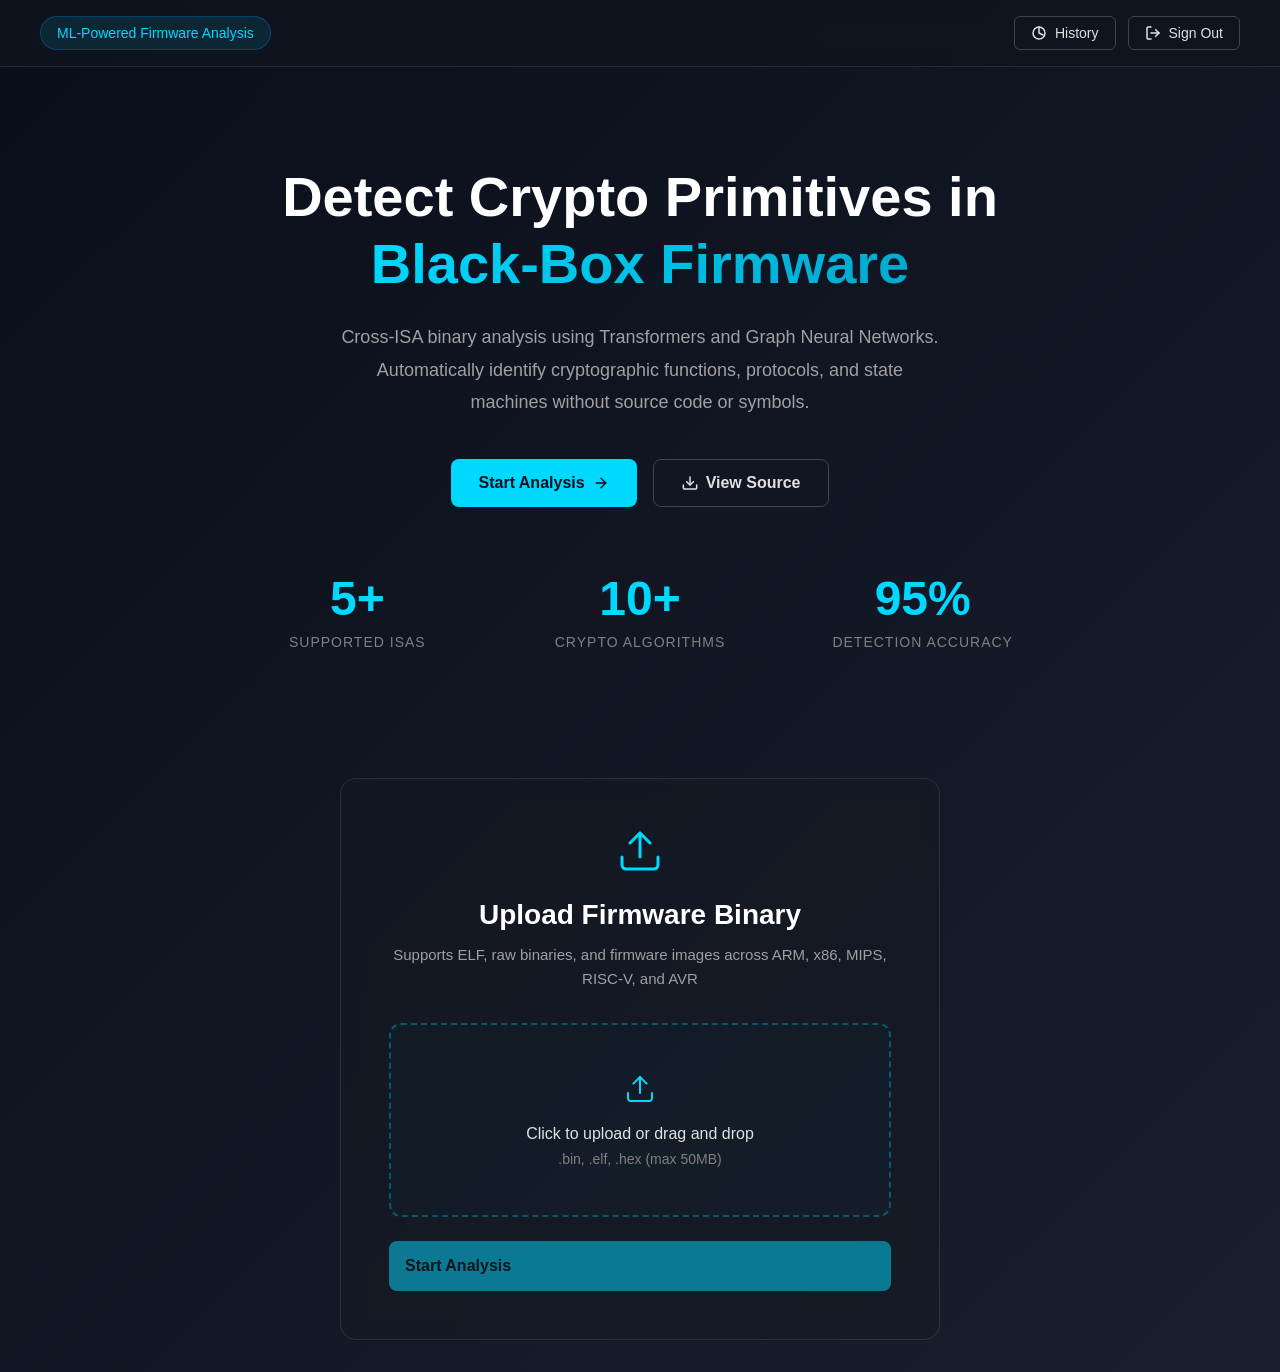
<file: index.html>
<!DOCTYPE html>
<html lang="en">
<head>
    <meta charset="UTF-8">
    <meta name="viewport" content="width=device-width, initial-scale=1.0">
    <meta http-equiv="Cache-Control" content="no-cache, no-store, must-revalidate">
    <meta http-equiv="Pragma" content="no-cache">
    <meta http-equiv="Expires" content="0">
    <title>ML-Powered Firmware Analysis</title>
    <link rel="stylesheet" href="styles.css?v=2.0">
</head>
<body>
    <nav class="navbar">
        <div class="nav-content">
            <span class="badge">ML-Powered Firmware Analysis</span>
            <div style="display: flex; gap: 0.75rem;">
                <button class="sign-out-btn" onclick="window.location.href='history.html'">
                    <svg width="16" height="16" viewBox="0 0 16 16" fill="none">
                        <path d="M8 2V8L12 10" stroke="currentColor" stroke-width="1.5" stroke-linecap="round" stroke-linejoin="round"/>
                        <circle cx="8" cy="8" r="6" stroke="currentColor" stroke-width="1.5"/>
                    </svg>
                    History
                </button>
                <button class="sign-out-btn">
                    <svg width="16" height="16" viewBox="0 0 16 16" fill="none">
                        <path d="M6 14H3.33333C2.97971 14 2.64057 13.8595 2.39052 13.6095C2.14048 13.3594 2 13.0203 2 12.6667V3.33333C2 2.97971 2.14048 2.64057 2.39052 2.39052C2.64057 2.14048 2.97971 2 3.33333 2H6" stroke="currentColor" stroke-width="1.5" stroke-linecap="round" stroke-linejoin="round"/>
                        <path d="M10.6667 11.3333L14 8L10.6667 4.66667" stroke="currentColor" stroke-width="1.5" stroke-linecap="round" stroke-linejoin="round"/>
                        <path d="M14 8H6" stroke="currentColor" stroke-width="1.5" stroke-linecap="round" stroke-linejoin="round"/>
                    </svg>
                    Sign Out
                </button>
            </div>
        </div>
    </nav>

    <main class="container">
        <div class="hero-section">
            <h1 class="main-title">
                Detect Crypto Primitives in<br>
                <span class="highlight">Black-Box Firmware</span>
            </h1>
            <p class="subtitle">
                Cross-ISA binary analysis using Transformers and Graph Neural Networks.<br>
                Automatically identify cryptographic functions, protocols, and state<br>
                machines without source code or symbols.
            </p>
            
            <div class="cta-buttons">
                <button class="btn btn-primary" onclick="scrollToUpload()">
                    Start Analysis
                    <svg width="16" height="16" viewBox="0 0 16 16" fill="none">
                        <path d="M3.33334 8H12.6667" stroke="currentColor" stroke-width="1.5" stroke-linecap="round" stroke-linejoin="round"/>
                        <path d="M8 3.33334L12.6667 8L8 12.6667" stroke="currentColor" stroke-width="1.5" stroke-linecap="round" stroke-linejoin="round"/>
                    </svg>
                </button>
                <button class="btn btn-secondary">
                    <svg width="16" height="16" viewBox="0 0 16 16" fill="none">
                        <path d="M14.6667 10V12.6667C14.6667 13.0203 14.5262 13.3594 14.2762 13.6095C14.0261 13.8595 13.687 14 13.3333 14H2.66667C2.31305 14 1.97391 13.8595 1.72386 13.6095C1.47381 13.3594 1.33334 13.0203 1.33334 12.6667V10" stroke="currentColor" stroke-width="1.5" stroke-linecap="round" stroke-linejoin="round"/>
                        <path d="M4.66666 6.66666L8 10L11.3333 6.66666" stroke="currentColor" stroke-width="1.5" stroke-linecap="round" stroke-linejoin="round"/>
                        <path d="M8 10V2" stroke="currentColor" stroke-width="1.5" stroke-linecap="round" stroke-linejoin="round"/>
                    </svg>
                    View Source
                </button>
            </div>

            <div class="stats">
                <div class="stat-item">
                    <div class="stat-value">5+</div>
                    <div class="stat-label">Supported ISAs</div>
                </div>
                <div class="stat-item">
                    <div class="stat-value">10+</div>
                    <div class="stat-label">Crypto Algorithms</div>
                </div>
                <div class="stat-item">
                    <div class="stat-value">95%</div>
                    <div class="stat-label">Detection Accuracy</div>
                </div>
            </div>
        </div>

        <div class="upload-section" id="uploadSection">
            <div class="upload-card">
                <div class="upload-icon">
                    <svg width="48" height="48" viewBox="0 0 48 48" fill="none">
                        <path d="M42 30V38C42 39.0609 41.5786 40.0783 40.8284 40.8284C40.0783 41.5786 39.0609 42 38 42H10C8.93913 42 7.92172 41.5786 7.17157 40.8284C6.42143 40.0783 6 39.0609 6 38V30" stroke="#00D9FF" stroke-width="3" stroke-linecap="round" stroke-linejoin="round"/>
                        <path d="M34 16L24 6L14 16" stroke="#00D9FF" stroke-width="3" stroke-linecap="round" stroke-linejoin="round"/>
                        <path d="M24 6V30" stroke="#00D9FF" stroke-width="3" stroke-linecap="round" stroke-linejoin="round"/>
                    </svg>
                </div>
                
                <h2 class="upload-title">Upload Firmware Binary</h2>
                <p class="upload-description">
                    Supports ELF, raw binaries, and firmware images across ARM, x86, MIPS, RISC-V, and AVR
                </p>

                <div class="drop-zone" id="dropZone">
                    <svg width="32" height="32" viewBox="0 0 32 32" fill="none">
                        <path d="M28 20V25.3333C28 26.0406 27.719 26.7189 27.219 27.219C26.7189 27.719 26.0406 28 25.3333 28H6.66667C5.95942 28 5.28115 27.719 4.78105 27.219C4.28095 26.7189 4 26.0406 4 25.3333V20" stroke="#00D9FF" stroke-width="2" stroke-linecap="round" stroke-linejoin="round"/>
                        <path d="M22.6667 10.6667L16 4L9.33334 10.6667" stroke="#00D9FF" stroke-width="2" stroke-linecap="round" stroke-linejoin="round"/>
                        <path d="M16 4V20" stroke="#00D9FF" stroke-width="2" stroke-linecap="round" stroke-linejoin="round"/>
                    </svg>
                    <p class="drop-text">Click to upload or drag and drop</p>
                    <p class="drop-subtext">.bin, .elf, .hex  (max 50MB)</p>
                    <input type="file" id="fileInput" accept=".bin,.elf,.hex,.img" hidden>
                </div>

                <button class="btn btn-analyze" id="analyzeBtn" disabled>
                    Start Analysis
                </button>
            </div>
        </div>
    </main>

    <script src="script.js?v=2.0"></script>
</body>
</html>
</file>
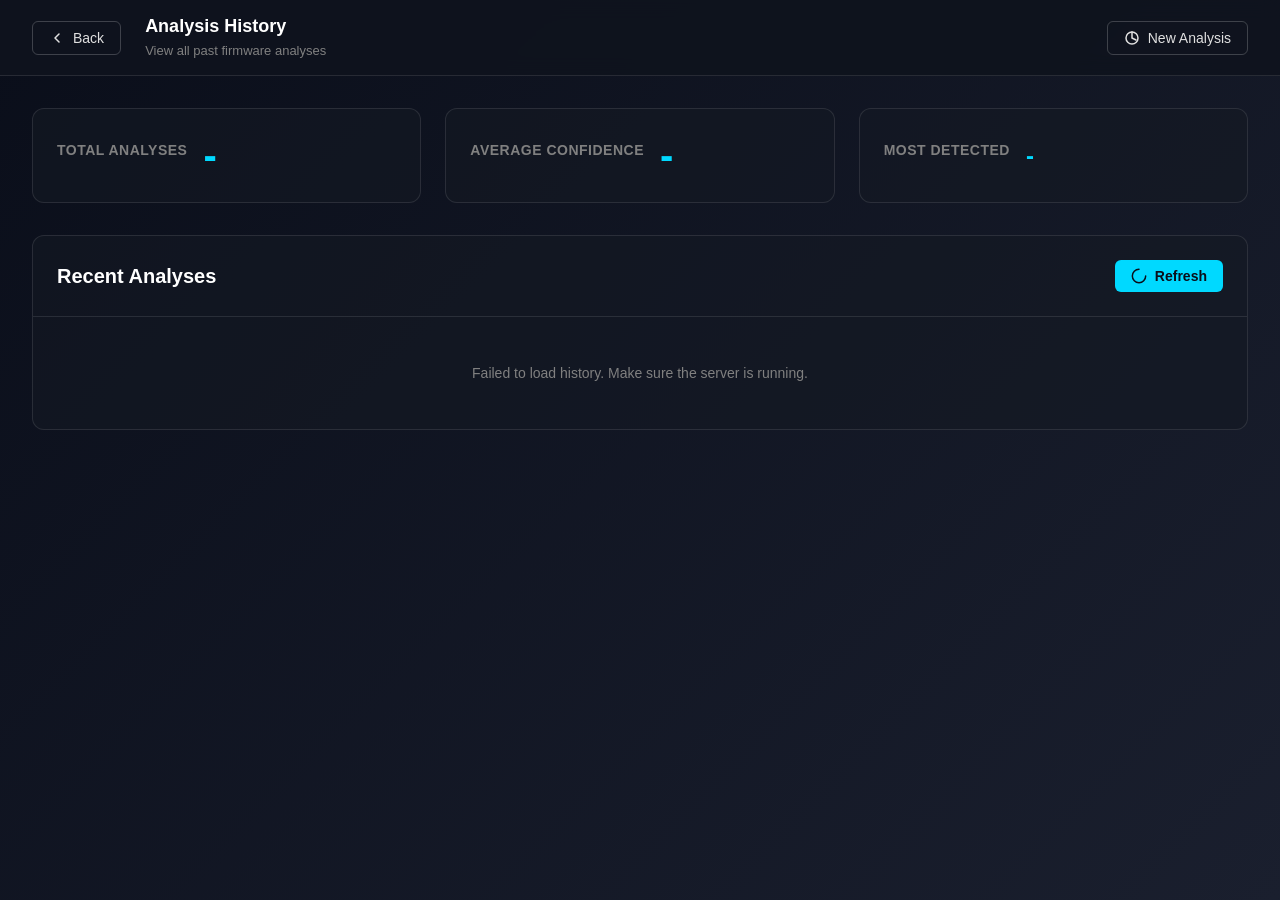
<file: history.html>
<!DOCTYPE html>
<html lang="en">
<head>
    <meta charset="UTF-8">
    <meta name="viewport" content="width=device-width, initial-scale=1.0">
    <title>Analysis History - Crypto Detection</title>
    <link rel="stylesheet" href="results.css">
    <style>
        .history-container {
            max-width: 1400px;
            margin: 0 auto;
            padding: 2rem;
        }

        .stats-grid {
            display: grid;
            grid-template-columns: repeat(3, 1fr);
            gap: 1.5rem;
            margin-bottom: 2rem;
        }

        .stat-card {
            background: rgba(20, 25, 35, 0.6);
            border: 1px solid rgba(255, 255, 255, 0.1);
            border-radius: 12px;
            padding: 1.5rem;
            text-align: center;
        }

        .stat-card h3 {
            font-size: 0.875rem;
            color: #808080;
            margin-bottom: 0.75rem;
            text-transform: uppercase;
            letter-spacing: 0.5px;
        }

        .stat-card .value {
            font-size: 2.5rem;
            font-weight: 700;
            color: #00d9ff;
        }

        .history-table-container {
            background: rgba(20, 25, 35, 0.6);
            border: 1px solid rgba(255, 255, 255, 0.1);
            border-radius: 12px;
            overflow: hidden;
        }

        .history-header {
            display: flex;
            justify-content: space-between;
            align-items: center;
            padding: 1.5rem;
            border-bottom: 1px solid rgba(255, 255, 255, 0.1);
        }

        .history-header h2 {
            font-size: 1.25rem;
            font-weight: 600;
            color: #ffffff;
        }

        .refresh-btn {
            background: #00d9ff;
            color: #0a0e1a;
            border: none;
            padding: 0.5rem 1rem;
            border-radius: 6px;
            cursor: pointer;
            font-size: 0.875rem;
            font-weight: 600;
            display: flex;
            align-items: center;
            gap: 0.5rem;
            transition: all 0.3s ease;
        }

        .refresh-btn:hover {
            background: #00b8e6;
        }

        .history-table {
            width: 100%;
            border-collapse: collapse;
        }

        .history-table thead {
            background: rgba(30, 35, 45, 0.8);
        }

        .history-table th {
            text-align: left;
            padding: 1rem 1.5rem;
            font-size: 0.8125rem;
            font-weight: 600;
            color: #808080;
            text-transform: uppercase;
            letter-spacing: 0.5px;
        }

        .history-table tbody tr {
            border-top: 1px solid rgba(255, 255, 255, 0.05);
            transition: background 0.2s ease;
            cursor: pointer;
        }

        .history-table tbody tr:hover {
            background: rgba(30, 35, 45, 0.4);
        }

        .history-table td {
            padding: 1rem 1.5rem;
            font-size: 0.9375rem;
        }

        .timestamp {
            color: #a0a0a0;
            font-size: 0.875rem;
        }

        .loading {
            text-align: center;
            padding: 3rem;
            color: #808080;
        }

        .empty-state {
            text-align: center;
            padding: 3rem;
            color: #808080;
        }

        .empty-state svg {
            margin-bottom: 1rem;
            opacity: 0.5;
        }
    </style>
</head>
<body>
    <nav class="navbar">
        <div class="nav-content">
            <div class="nav-left">
                <button class="back-btn" onclick="window.location.href='index.html'">
                    <svg width="16" height="16" viewBox="0 0 16 16" fill="none">
                        <path d="M10 12L6 8L10 4" stroke="currentColor" stroke-width="1.5" stroke-linecap="round" stroke-linejoin="round"/>
                    </svg>
                    Back
                </button>
                <div class="file-info">
                    <h2>Analysis History</h2>
                    <span class="file-meta">View all past firmware analyses</span>
                </div>
            </div>
            <div class="nav-right">
                <button class="btn-icon" onclick="window.location.href='index.html'">
                    <svg width="16" height="16" viewBox="0 0 16 16" fill="none">
                        <path d="M8 2V8L12 10" stroke="currentColor" stroke-width="1.5" stroke-linecap="round" stroke-linejoin="round"/>
                        <circle cx="8" cy="8" r="6" stroke="currentColor" stroke-width="1.5"/>
                    </svg>
                    New Analysis
                </button>
            </div>
        </div>
    </nav>

    <div class="history-container">
        <!-- Statistics -->
        <div class="stats-grid">
            <div class="stat-card">
                <h3>Total Analyses</h3>
                <div class="value" id="totalAnalyses">-</div>
            </div>
            <div class="stat-card">
                <h3>Average Confidence</h3>
                <div class="value" id="avgConfidence">-</div>
            </div>
            <div class="stat-card">
                <h3>Most Detected</h3>
                <div class="value" id="mostDetected" style="font-size: 1.5rem;">-</div>
            </div>
        </div>

        <!-- History Table -->
        <div class="history-table-container">
            <div class="history-header">
                <h2>Recent Analyses</h2>
                <button class="refresh-btn" onclick="loadHistory()">
                    <svg width="16" height="16" viewBox="0 0 16 16" fill="none">
                        <path d="M14.6667 8A6.66667 6.66667 0 1 1 8 1.33334" stroke="currentColor" stroke-width="1.5" stroke-linecap="round"/>
                    </svg>
                    Refresh
                </button>
            </div>
            
            <div id="tableContent">
                <div class="loading">
                    <p>Loading history...</p>
                </div>
            </div>
        </div>
    </div>

    <script>
        async function loadHistory() {
            try {
                // Load statistics
                const statsResponse = await fetch('http://localhost:5000/stats');
                if (statsResponse.ok) {
                    const stats = await statsResponse.json();
                    document.getElementById('totalAnalyses').textContent = stats.total_analyses;
                    document.getElementById('avgConfidence').textContent = stats.average_confidence + '%';
                    
                    if (stats.algorithm_distribution && stats.algorithm_distribution.length > 0) {
                        const mostCommon = stats.algorithm_distribution.reduce((max, item) => 
                            item.count > max.count ? item : max
                        );
                        document.getElementById('mostDetected').textContent = mostCommon._id || 'N/A';
                    }
                }

                // Load history
                const historyResponse = await fetch('http://localhost:5000/history?limit=100');
                if (!historyResponse.ok) {
                    throw new Error('Failed to fetch history');
                }

                const data = await historyResponse.json();
                displayHistory(data.analyses);

            } catch (error) {
                console.error('Error loading history:', error);
                document.getElementById('tableContent').innerHTML = `
                    <div class="empty-state">
                        <p>Failed to load history. Make sure the server is running.</p>
                    </div>
                `;
            }
        }

        function displayHistory(analyses) {
            const tableContent = document.getElementById('tableContent');

            if (!analyses || analyses.length === 0) {
                tableContent.innerHTML = `
                    <div class="empty-state">
                        <svg width="64" height="64" viewBox="0 0 64 64" fill="none">
                            <rect x="8" y="8" width="48" height="48" rx="4" stroke="#808080" stroke-width="2"/>
                            <path d="M20 28H44M20 36H44M20 44H32" stroke="#808080" stroke-width="2" stroke-linecap="round"/>
                        </svg>
                        <p>No analyses found. Upload a file to get started!</p>
                    </div>
                `;
                return;
            }

            const tableHTML = `
                <table class="history-table">
                    <thead>
                        <tr>
                            <th>Timestamp</th>
                            <th>Filename</th>
                            <th>Architecture</th>
                            <th>Detected</th>
                            <th>Confidence</th>
                            <th>Status</th>
                        </tr>
                    </thead>
                    <tbody>
                        ${analyses.map(analysis => {
                            const date = new Date(analysis.timestamp);
                            const formattedDate = date.toLocaleString();
                            const confidenceClass = analysis.confidence >= 80 ? 'high' : 
                                                   analysis.confidence >= 60 ? 'medium' : 'low';
                            const algoClass = (analysis.detected_algorithm || '').toLowerCase().replace(/[^a-z]/g, '');
                            
                            return `
                                <tr onclick="viewAnalysis('${analysis._id}')">
                                    <td class="timestamp">${formattedDate}</td>
                                    <td>${analysis.filename}</td>
                                    <td>${analysis.architecture || 'auto'}</td>
                                    <td><span class="classification ${algoClass}">${analysis.detected_algorithm}</span></td>
                                    <td class="confidence ${confidenceClass}">${analysis.confidence.toFixed(1)}%</td>
                                    <td><span class="classification" style="background: rgba(0, 255, 136, 0.2); color: #00ff88;">✓ ${analysis.status}</span></td>
                                </tr>
                            `;
                        }).join('')}
                    </tbody>
                </table>
            `;

            tableContent.innerHTML = tableHTML;
        }

        function viewAnalysis(analysisId) {
            // Store the analysis ID and redirect to results page
            window.location.href = `results.html?id=${analysisId}&from=db`;
        }

        // Load history on page load
        window.addEventListener('DOMContentLoaded', loadHistory);
    </script>
</body>
</html>
</file>
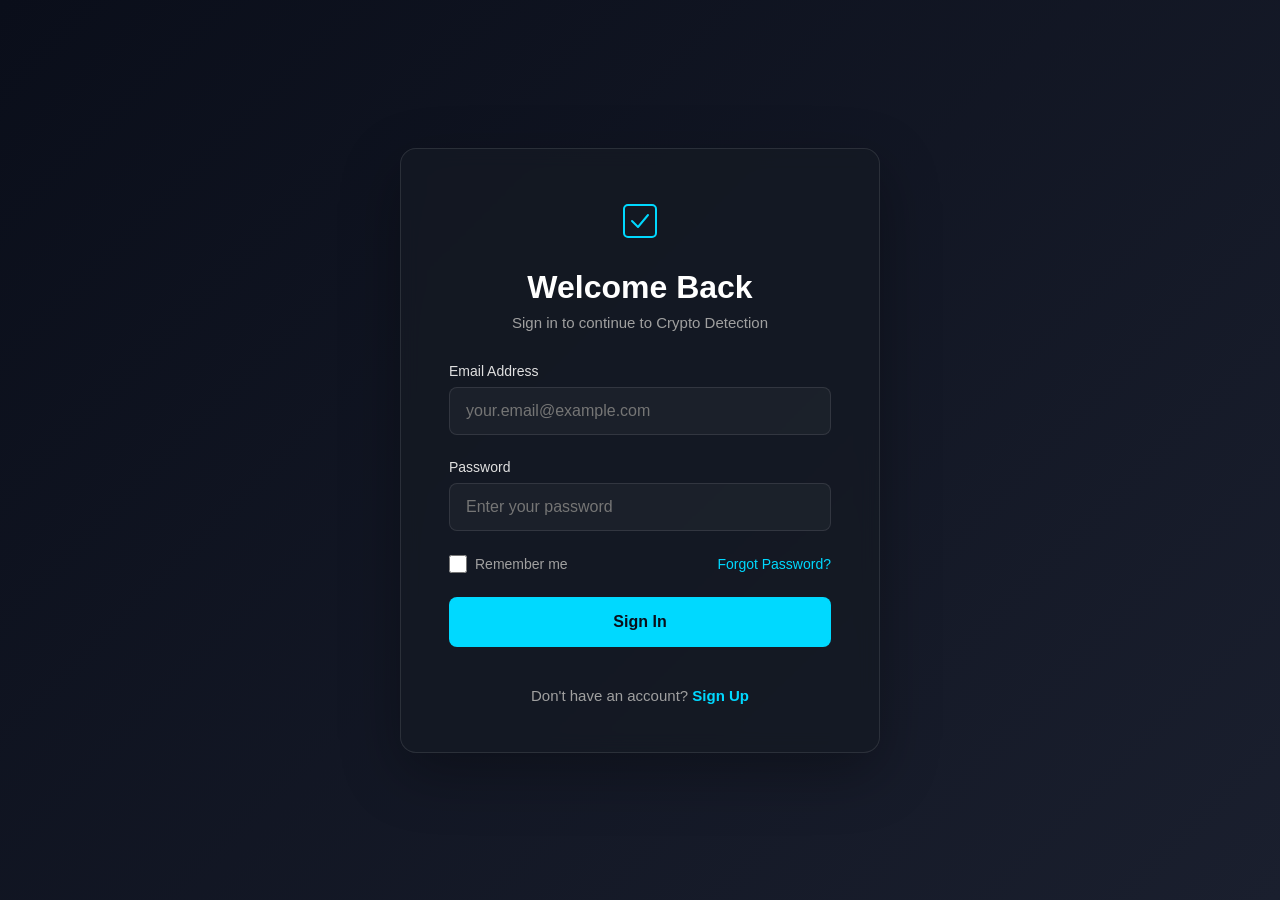
<file: login.html>
<!DOCTYPE html>
<html lang="en">
<head>
    <meta charset="UTF-8">
    <meta name="viewport" content="width=device-width, initial-scale=1.0">
    <title>Sign In - Crypto Detection</title>
    <link rel="stylesheet" href="auth.css">
</head>
<body>
    <div class="auth-container">
        <div class="auth-card">
            <div class="auth-header">
                <div class="logo">
                    <svg width="48" height="48" viewBox="0 0 48 48" fill="none">
                        <rect x="8" y="8" width="32" height="32" rx="4" stroke="#00d9ff" stroke-width="2"/>
                        <path d="M16 24L22 30L32 18" stroke="#00d9ff" stroke-width="2" stroke-linecap="round" stroke-linejoin="round"/>
                    </svg>
                </div>
                <h1>Welcome Back</h1>
                <p>Sign in to continue to Crypto Detection</p>
            </div>

            <form id="loginForm" class="auth-form">
                <div class="form-group">
                    <label for="loginEmail">Email Address</label>
                    <input type="email" id="loginEmail" required placeholder="your.email@example.com">
                </div>

                <div class="form-group">
                    <label for="loginPassword">Password</label>
                    <input type="password" id="loginPassword" required placeholder="Enter your password">
                </div>

                <div class="form-options">
                    <label class="checkbox-label">
                        <input type="checkbox" id="rememberMe">
                        <span>Remember me</span>
                    </label>
                    <a href="#" class="forgot-link" onclick="showForgotPassword(); return false;">Forgot Password?</a>
                </div>

                <button type="submit" class="btn-primary">Sign In</button>

                <div class="form-footer">
                    <p>Don't have an account? <a href="signup.html">Sign Up</a></p>
                </div>
            </form>

            <div id="loginMessage" class="message"></div>
        </div>
    </div>

    <!-- Forgot Password Modal -->
    <div id="forgotPasswordModal" class="modal">
        <div class="modal-content">
            <div class="modal-header">
                <h2>Reset Password</h2>
                <button class="close-btn" onclick="closeForgotPassword()">
                    <svg width="24" height="24" viewBox="0 0 24 24" fill="none">
                        <path d="M18 6L6 18M6 6L18 18" stroke="currentColor" stroke-width="2" stroke-linecap="round"/>
                    </svg>
                </button>
            </div>

            <!-- Step 1: Enter Email -->
            <div id="forgotStep1" class="modal-body">
                <p class="modal-description">Enter your email address and we'll send you an OTP to reset your password.</p>
                <form id="forgotEmailForm">
                    <div class="form-group">
                        <label for="forgotEmail">Email Address</label>
                        <input type="email" id="forgotEmail" required placeholder="your.email@example.com">
                    </div>
                    <button type="submit" class="btn-primary">Send OTP</button>
                </form>
            </div>

            <!-- Step 2: Enter OTP -->
            <div id="forgotStep2" class="modal-body" style="display: none;">
                <p class="modal-description">Enter the 6-digit OTP sent to <strong id="otpEmail"></strong></p>
                <form id="verifyOtpForm">
                    <div class="form-group">
                        <label for="otpCode">OTP Code</label>
                        <input type="text" id="otpCode" required placeholder="000000" maxlength="6" pattern="[0-9]{6}">
                    </div>
                    <button type="submit" class="btn-primary">Verify OTP</button>
                    <button type="button" class="btn-secondary" onclick="resendOTP()">Resend OTP</button>
                </form>
            </div>

            <!-- Step 3: Reset Password -->
            <div id="forgotStep3" class="modal-body" style="display: none;">
                <p class="modal-description">Enter your new password</p>
                <form id="resetPasswordForm">
                    <div class="form-group">
                        <label for="newPassword">New Password</label>
                        <input type="password" id="newPassword" required placeholder="Enter new password" minlength="8">
                    </div>
                    <div class="form-group">
                        <label for="confirmPassword">Confirm Password</label>
                        <input type="password" id="confirmPassword" required placeholder="Confirm new password">
                    </div>
                    <button type="submit" class="btn-primary">Reset Password</button>
                </form>
            </div>

            <div id="forgotMessage" class="message"></div>
        </div>
    </div>

    <script src="auth.js"></script>
</body>
</html>
</file>
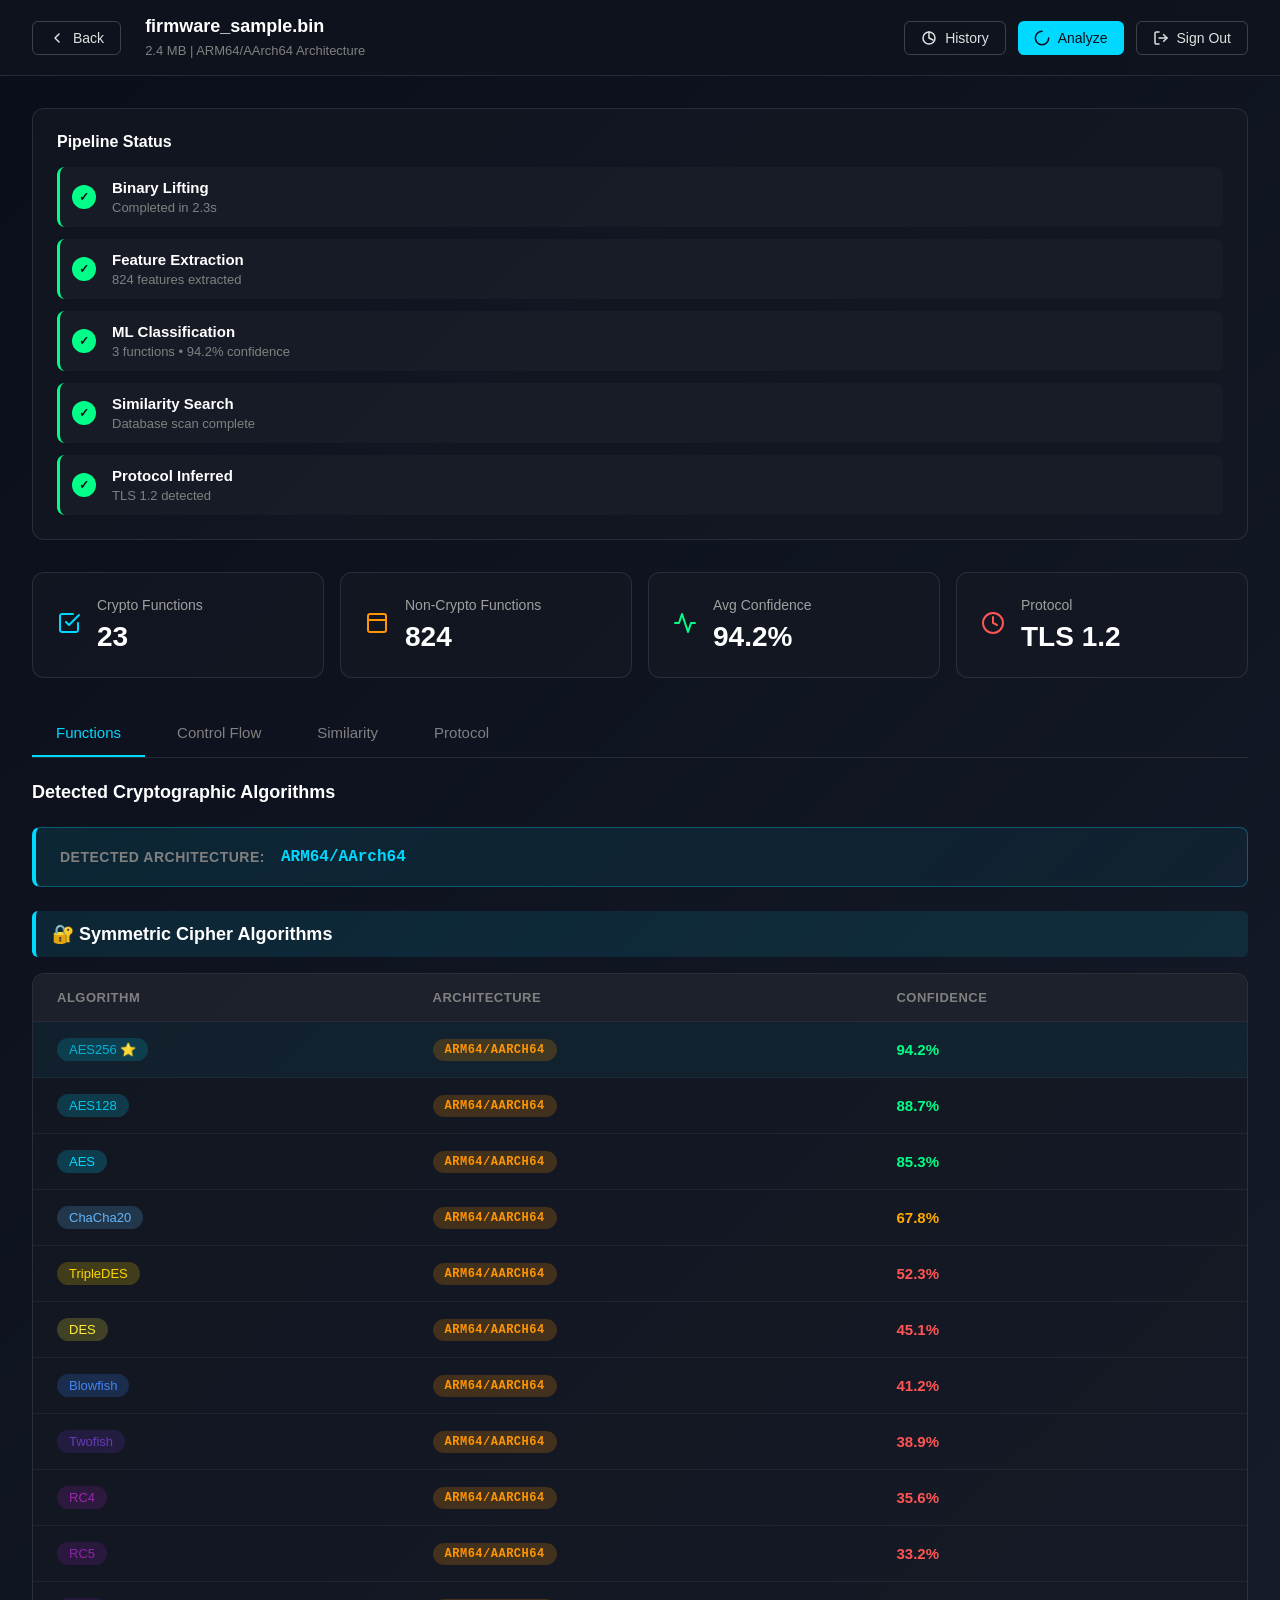
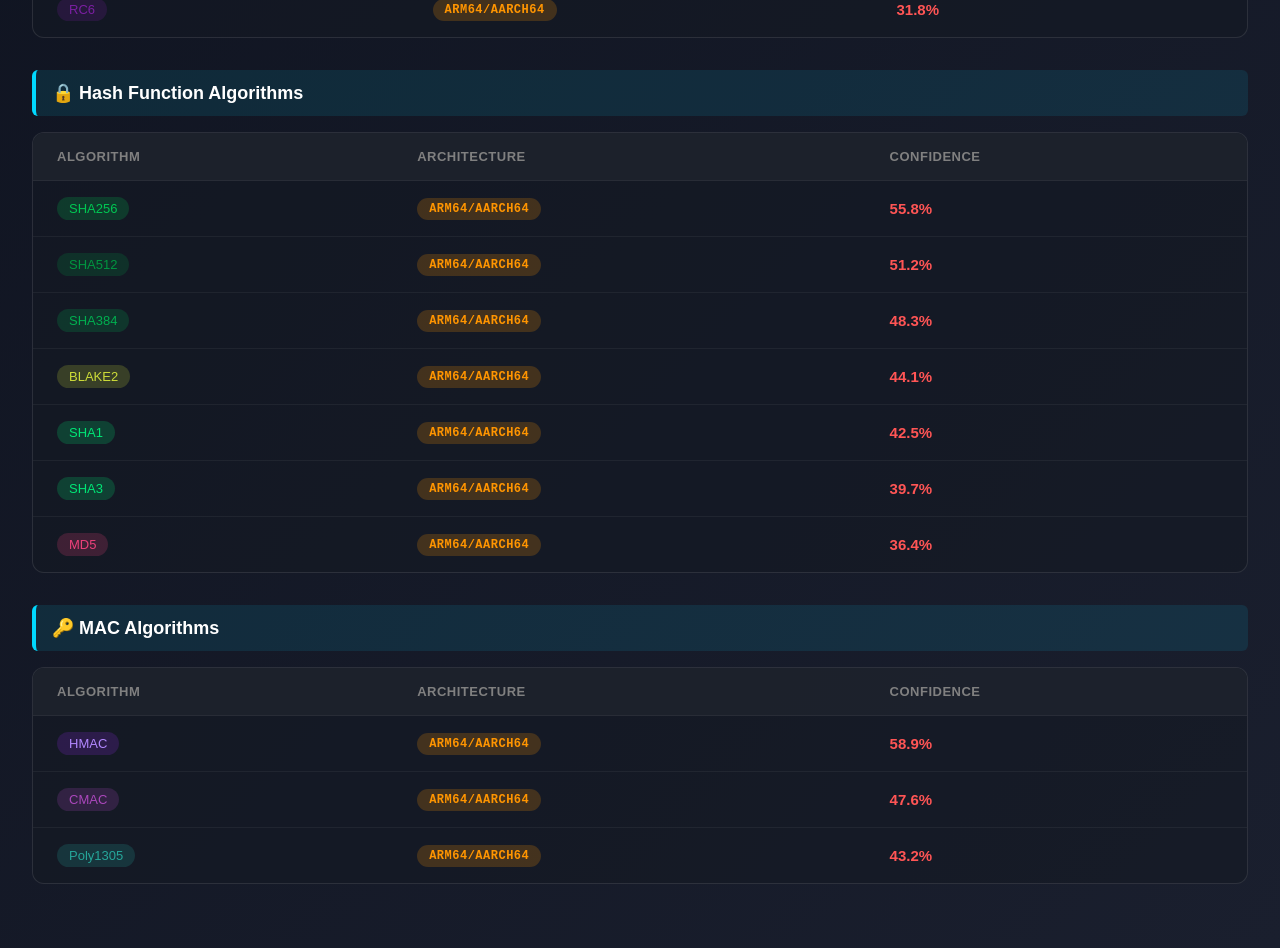
<file: results.html>
<!DOCTYPE html>
<html lang="en">
<head>
    <meta charset="UTF-8">
    <meta name="viewport" content="width=device-width, initial-scale=1.0">
    <meta http-equiv="Cache-Control" content="no-cache, no-store, must-revalidate">
    <meta http-equiv="Pragma" content="no-cache">
    <meta http-equiv="Expires" content="0">
    <title>Analysis Results - Firmware Analysis</title>
    <link rel="stylesheet" href="results.css?v=2.0">
</head>
<body>
    <nav class="navbar">
        <div class="nav-content">
            <div class="nav-left">
                <button class="back-btn" onclick="window.location.href='index.html'">
                    <svg width="16" height="16" viewBox="0 0 16 16" fill="none">
                        <path d="M10 12L6 8L10 4" stroke="currentColor" stroke-width="1.5" stroke-linecap="round" stroke-linejoin="round"/>
                    </svg>
                    Back
                </button>
                <div class="file-info">
                    <h2 id="fileName">firmware_sample.bin</h2>
                    <span id="fileSize" class="file-meta">2.4 MB | ARM Architecture</span>
                </div>
            </div>
            <div class="nav-right">
                <button class="btn-icon" onclick="window.location.href='history.html'">
                    <svg width="16" height="16" viewBox="0 0 16 16" fill="none">
                        <path d="M8 2V8L12 10" stroke="currentColor" stroke-width="1.5" stroke-linecap="round" stroke-linejoin="round"/>
                        <circle cx="8" cy="8" r="6" stroke="currentColor" stroke-width="1.5"/>
                    </svg>
                    History
                </button>
                <button class="btn-icon" id="analyzeBtn">
                    <svg width="16" height="16" viewBox="0 0 16 16" fill="none">
                        <path d="M14.6667 8A6.66667 6.66667 0 1 1 8 1.33334" stroke="currentColor" stroke-width="1.5" stroke-linecap="round"/>
                    </svg>
                    Analyze
                </button>
                <button class="btn-icon">
                    <svg width="16" height="16" viewBox="0 0 16 16" fill="none">
                        <path d="M6 14H3.33333C2.97971 14 2.64057 13.8595 2.39052 13.6095C2.14048 13.3594 2 13.0203 2 12.6667V3.33333C2 2.97971 2.14048 2.64057 2.39052 2.39052C2.64057 2.14048 2.97971 2 3.33333 2H6" stroke="currentColor" stroke-width="1.5" stroke-linecap="round" stroke-linejoin="round"/>
                        <path d="M10.6667 11.3333L14 8L10.6667 4.66667" stroke="currentColor" stroke-width="1.5" stroke-linecap="round" stroke-linejoin="round"/>
                        <path d="M14 8H6" stroke="currentColor" stroke-width="1.5" stroke-linecap="round" stroke-linejoin="round"/>
                    </svg>
                    Sign Out
                </button>
            </div>
        </div>
    </nav>

    <div class="container">
        <!-- Pipeline Status -->
        <div class="pipeline-section">
            <h3>Pipeline Status</h3>
            <div class="pipeline-steps">
                <div class="step completed">
                    <div class="step-icon">✓</div>
                    <div class="step-info">
                        <div class="step-title">Binary Lifting</div>
                        <div class="step-meta">Completed in 2.3s</div>
                    </div>
                </div>
                <div class="step completed">
                    <div class="step-icon">✓</div>
                    <div class="step-info">
                        <div class="step-title">Feature Extraction</div>
                        <div class="step-meta">824 features extracted</div>
                    </div>
                </div>
                <div class="step completed">
                    <div class="step-icon">✓</div>
                    <div class="step-info">
                        <div class="step-title">ML Classification</div>
                        <div class="step-meta">3 functions • 94.2% confidence</div>
                    </div>
                </div>
                <div class="step completed">
                    <div class="step-icon">✓</div>
                    <div class="step-info">
                        <div class="step-title">Similarity Search</div>
                        <div class="step-meta">Database scan complete</div>
                    </div>
                </div>
                <div class="step completed">
                    <div class="step-icon">✓</div>
                    <div class="step-info">
                        <div class="step-title">Protocol Inferred</div>
                        <div class="step-meta">TLS 1.2 detected</div>
                    </div>
                </div>
            </div>
        </div>

        <!-- Metrics Cards -->
        <div class="metrics-grid">
            <div class="metric-card">
                <div class="metric-icon">
                    <svg width="24" height="24" viewBox="0 0 24 24" fill="none">
                        <path d="M9 11L12 14L22 4" stroke="#00d9ff" stroke-width="2" stroke-linecap="round" stroke-linejoin="round"/>
                        <path d="M21 12V19C21 19.5304 20.7893 20.0391 20.4142 20.4142C20.0391 20.7893 19.5304 21 19 21H5C4.46957 21 3.96086 20.7893 3.58579 20.4142C3.21071 20.0391 3 19.5304 3 19V5C3 4.46957 3.21071 3.96086 3.58579 3.58579C3.96086 3.21071 4.46957 3 5 3H16" stroke="#00d9ff" stroke-width="2" stroke-linecap="round" stroke-linejoin="round"/>
                    </svg>
                </div>
                <div class="metric-content">
                    <div class="metric-label">Crypto Functions</div>
                    <div class="metric-value" id="cryptoFunctions">23</div>
                </div>
            </div>
            <div class="metric-card">
                <div class="metric-icon">
                    <svg width="24" height="24" viewBox="0 0 24 24" fill="none">
                        <rect x="3" y="3" width="18" height="18" rx="2" stroke="#ff9500" stroke-width="2"/>
                        <path d="M3 9H21" stroke="#ff9500" stroke-width="2"/>
                    </svg>
                </div>
                <div class="metric-content">
                    <div class="metric-label">Non-Crypto Functions</div>
                    <div class="metric-value" id="nonCryptoFunctions">824</div>
                </div>
            </div>
            <div class="metric-card">
                <div class="metric-icon">
                    <svg width="24" height="24" viewBox="0 0 24 24" fill="none">
                        <polyline points="22 12 18 12 15 21 9 3 6 12 2 12" stroke="#00ff88" stroke-width="2" stroke-linecap="round" stroke-linejoin="round"/>
                    </svg>
                </div>
                <div class="metric-content">
                    <div class="metric-label">Avg Confidence</div>
                    <div class="metric-value" id="avgConfidence">94.2%</div>
                </div>
            </div>
            <div class="metric-card">
                <div class="metric-icon">
                    <svg width="24" height="24" viewBox="0 0 24 24" fill="none">
                        <path d="M12 22C17.5228 22 22 17.5228 22 12C22 6.47715 17.5228 2 12 2C6.47715 2 2 6.47715 2 12C2 17.5228 6.47715 22 12 22Z" stroke="#ff5555" stroke-width="2"/>
                        <path d="M12 6V12L16 14" stroke="#ff5555" stroke-width="2" stroke-linecap="round"/>
                    </svg>
                </div>
                <div class="metric-content">
                    <div class="metric-label">Protocol</div>
                    <div class="metric-value" id="protocol">TLS 1.2</div>
                </div>
            </div>
        </div>

        <!-- Tabs -->
        <div class="tabs">
            <button class="tab active" data-tab="functions">Functions</button>
            <button class="tab" data-tab="control">Control Flow</button>
            <button class="tab" data-tab="similarity">Similarity</button>
            <button class="tab" data-tab="protocol">Protocol</button>
        </div>

        <!-- Tab Content -->
        <div class="tab-content active" id="functions">
            <div class="section-header">
                <h3>Detected Cryptographic Algorithms</h3>
            </div>
            
            <!-- Architecture Info -->
            <div class="architecture-banner" id="architectureBanner" style="display: none;">
                <span class="arch-label">Detected Architecture:</span>
                <span class="arch-value" id="detectedArchitecture">ARM64/AArch64</span>
            </div>
            
            <!-- Protocol Info -->
            <div class="protocol-section" id="protocolSection" style="display: none;">
                <h4 class="protocol-title">🔐 Detected Security Protocols</h4>
                <div id="protocolList" class="protocol-list">
                    <!-- Will be populated by JavaScript -->
                </div>
            </div>
            
            <!-- Symmetric Cipher Algorithms -->
            <div class="category-section">
                <h4 class="category-title">🔐 Symmetric Cipher Algorithms</h4>
                <div class="table-container">
                    <table class="results-table">
                        <thead>
                            <tr>
                                <th>Algorithm</th>
                                <th>Architecture</th>
                                <th>Confidence</th>
                            </tr>
                        </thead>
                        <tbody id="symmetricTable">
                            <!-- Will be populated by JavaScript -->
                        </tbody>
                    </table>
                </div>
            </div>

            <!-- Hash Function Algorithms -->
            <div class="category-section">
                <h4 class="category-title">🔒 Hash Function Algorithms</h4>
                <div class="table-container">
                    <table class="results-table">
                        <thead>
                            <tr>
                                <th>Algorithm</th>
                                <th>Architecture</th>
                                <th>Confidence</th>
                            </tr>
                        </thead>
                        <tbody id="hashTable">
                            <!-- Will be populated by JavaScript -->
                        </tbody>
                    </table>
                </div>
            </div>

            <!-- MAC Algorithms -->
            <div class="category-section">
                <h4 class="category-title">🔑 MAC Algorithms</h4>
                <div class="table-container">
                    <table class="results-table">
                        <thead>
                            <tr>
                                <th>Algorithm</th>
                                <th>Architecture</th>
                                <th>Confidence</th>
                            </tr>
                        </thead>
                        <tbody id="macTable">
                            <!-- Will be populated by JavaScript -->
                        </tbody>
                    </table>
                </div>
            </div>
        </div>

        <div class="tab-content" id="control">
            <div class="cfg-card">
                <div class="cfg-header">
                    <div>
                        <h3 class="cfg-title">Control Flow Graph</h3>
                        <p class="cfg-subtitle">Function: <span id="cfgFunctionName">sub_401234 (AES-128)</span></p>
                    </div>
                    <span class="cfg-crypto-badge">Crypto Pattern Detected</span>
                </div>
                
                <div class="cfg-container">
                    <div class="cfg-flow" id="controlFlowGraph">
                        <!-- Entry Block -->
                        <div class="cfg-row">
                            <div class="cfg-block cfg-entry">
                                <p class="cfg-address">0x00401234</p>
                                <p class="cfg-label">Entry Block</p>
                                <p class="cfg-instructions">4 instructions</p>
                            </div>
                            <svg class="cfg-arrow" width="24" height="24" viewBox="0 0 24 24" fill="none">
                                <path d="M5 12H19M19 12L12 5M19 12L12 19" stroke="currentColor" stroke-width="2" stroke-linecap="round" stroke-linejoin="round"/>
                            </svg>
                        </div>
                        
                        <!-- Round Loop -->
                        <div class="cfg-row cfg-indented">
                            <div class="cfg-block cfg-loop">
                                <p class="cfg-address">0x00401250</p>
                                <p class="cfg-label cfg-crypto-text">Round Loop</p>
                                <p class="cfg-instructions">12 instructions</p>
                                <span class="cfg-badge">S-Box Lookup</span>
                            </div>
                        </div>
                        
                        <!-- Connection Line -->
                        <div class="cfg-row cfg-indented">
                            <div class="cfg-connector">
                                <div class="cfg-line"></div>
                                <svg class="cfg-arrow-small" width="16" height="16" viewBox="0 0 24 24" fill="none">
                                    <path d="M5 12H19M19 12L12 5M19 12L12 19" stroke="currentColor" stroke-width="2" stroke-linecap="round" stroke-linejoin="round"/>
                                </svg>
                            </div>
                        </div>
                        
                        <!-- Mix Columns -->
                        <div class="cfg-row cfg-indented">
                            <div class="cfg-block cfg-normal">
                                <p class="cfg-address">0x00401290</p>
                                <p class="cfg-label">Mix Columns</p>
                                <p class="cfg-instructions">8 instructions</p>
                            </div>
                        </div>
                        
                        <!-- Arrow Down -->
                        <div class="cfg-row">
                            <svg class="cfg-arrow" width="24" height="24" viewBox="0 0 24 24" fill="none">
                                <path d="M5 12H19M19 12L12 5M19 12L12 19" stroke="currentColor" stroke-width="2" stroke-linecap="round" stroke-linejoin="round"/>
                            </svg>
                        </div>
                        
                        <!-- Exit Block -->
                        <div class="cfg-row">
                            <div class="cfg-block cfg-exit">
                                <p class="cfg-address">0x004012C0</p>
                                <p class="cfg-label cfg-exit-text">Exit Block</p>
                                <p class="cfg-instructions">2 instructions</p>
                            </div>
                        </div>
                    </div>
                    
                    <!-- Analysis Box -->
                    <div class="cfg-analysis">
                        <p class="cfg-analysis-text">
                            <span class="cfg-analysis-label">Analysis:</span> 
                            Detected characteristic AES round structure with S-box lookups (constant table access patterns) and MixColumns operations. 
                            <span class="cfg-confidence">High confidence: 97.3%</span>
                        </p>
                    </div>
                </div>
            </div>
        </div>

        <div class="tab-content" id="similarity">
            <div class="info-card">
                <h4>🔧 Smart Contract Settings</h4>
                <p>Get layer-wise alignment of firmware/binary/script context</p>
                <div class="form-group">
                    <label>Contract Address</label>
                    <input type="text" class="form-input" placeholder="0x..." />
                </div>
                <button class="btn-primary">Scan Contract Address</button>
                <div class="deployment-info">
                    <h5>Haven't deployed yet?</h5>
                    <p>Deploy your contract to Ethereum, BSC, Polygon, or any EVM-compatible chain. We support all major networks.</p>
                    <ul>
                        <li>Single chain from $5 upfront</li>
                        <li>Multi-chain deployment available</li>
                        <li>Verify source code automatically</li>
                    </ul>
                </div>
            </div>
        </div>

        <div class="tab-content" id="protocol">
            <!-- Top Metrics Row -->
            <div class="protocol-top-metrics">
                <div class="protocol-metric-card crypto-metric">
                    <div class="metric-header">
                        <span class="metric-label">Crypto Functions</span>
                        <svg class="metric-icon-svg" width="24" height="24" viewBox="0 0 24 24" fill="none">
                            <path d="M12 22C17.5228 22 22 17.5228 22 12C22 6.47715 17.5228 2 12 2C6.47715 2 2 6.47715 2 12C2 17.5228 6.47715 22 12 22Z" stroke="currentColor" stroke-width="2"/>
                            <path d="M12 6V12L16 14" stroke="currentColor" stroke-width="2" stroke-linecap="round"/>
                        </svg>
                    </div>
                    <div class="metric-value-large" id="cryptoFunctionsCount">23</div>
                </div>
                
                <div class="protocol-metric-card non-crypto-metric">
                    <div class="metric-header">
                        <span class="metric-label">Non Crypto Functions</span>
                        <svg class="metric-icon-svg" width="24" height="24" viewBox="0 0 24 24" fill="none">
                            <rect x="3" y="3" width="18" height="18" rx="2" stroke="currentColor" stroke-width="2"/>
                            <path d="M3 9H21" stroke="currentColor" stroke-width="2"/>
                        </svg>
                    </div>
                    <div class="metric-value-large" id="nonCryptoFunctionsCount">824</div>
                </div>
                
                <div class="protocol-metric-card confidence-metric">
                    <div class="metric-header">
                        <span class="metric-label">Avg Confidence</span>
                        <svg class="metric-icon-svg" width="24" height="24" viewBox="0 0 24 24" fill="none">
                            <polyline points="22 12 18 12 15 21 9 3 6 12 2 12" stroke="currentColor" stroke-width="2" stroke-linecap="round" stroke-linejoin="round"/>
                        </svg>
                    </div>
                    <div class="metric-value-large" id="avgConfidenceValue">94.2%</div>
                </div>
            </div>
            
            <!-- Tab Navigation -->
            <div class="protocol-tabs">
                <button class="protocol-tab active" data-protocol-tab="functions">Functions</button>
                <button class="protocol-tab" data-protocol-tab="control-flow">Control Flow</button>
                <button class="protocol-tab" data-protocol-tab="similarity">Similarity</button>
                <button class="protocol-tab" data-protocol-tab="protocol-analysis">Protocol</button>
            </div>
            
            <!-- Secondary Metrics Row -->
            <div class="protocol-secondary-metrics" id="protocolStatsGrid">
                <div class="protocol-small-card crypto-protocols-card">
                    <svg class="card-icon" width="20" height="20" viewBox="0 0 24 24" fill="none">
                        <path d="M12 22C17.5228 22 22 17.5228 22 12C22 6.47715 17.5228 2 12 2C6.47715 2 2 6.47715 2 12C2 17.5228 6.47715 22 12 22Z" stroke="currentColor" stroke-width="2"/>
                        <path d="M12 8V12L15 15" stroke="currentColor" stroke-width="2" stroke-linecap="round"/>
                    </svg>
                    <div class="card-content">
                        <div class="card-label">Crypto Protocols</div>
                        <div class="card-value" id="cryptoProtocolCount">6</div>
                    </div>
                </div>
                
                <div class="protocol-small-card non-crypto-card">
                    <svg class="card-icon" width="20" height="20" viewBox="0 0 24 24" fill="none">
                        <rect x="3" y="3" width="18" height="18" rx="2" stroke="currentColor" stroke-width="2"/>
                    </svg>
                    <div class="card-content">
                        <div class="card-label">Non-Crypto</div>
                        <div class="card-value" id="nonCryptoStepCount">2</div>
                    </div>
                </div>
                
                <div class="protocol-small-card high-security-card">
                    <svg class="card-icon" width="20" height="20" viewBox="0 0 24 24" fill="none">
                        <circle cx="12" cy="12" r="10" stroke="currentColor" stroke-width="2"/>
                        <path d="M9 12L11 14L15 10" stroke="currentColor" stroke-width="2" stroke-linecap="round" stroke-linejoin="round"/>
                    </svg>
                    <div class="card-content">
                        <div class="card-label">High Security</div>
                        <div class="card-value" id="highSecurityCount">4</div>
                    </div>
                </div>
                
                <div class="protocol-small-card deprecated-card">
                    <svg class="card-icon" width="20" height="20" viewBox="0 0 24 24" fill="none">
                        <path d="M12 2L2 7L12 12L22 7L12 2Z" stroke="currentColor" stroke-width="2" stroke-linecap="round" stroke-linejoin="round"/>
                        <path d="M12 12V22" stroke="currentColor" stroke-width="2" stroke-linecap="round" stroke-linejoin="round"/>
                    </svg>
                    <div class="card-content">
                        <div class="card-label">Deprecated</div>
                        <div class="card-value" id="deprecatedCount">1</div>
                    </div>
                </div>
            </div>

            <!-- Charts Row -->
            <div class="charts-row">
                <!-- Protocol Distribution Pie Chart -->
                <div class="chart-container">
                    <h4 class="chart-title">Protocol Distribution</h4>
                    <p class="chart-subtitle">Crypto vs Non-Crypto protocols</p>
                    <canvas id="protocolPieChart" width="300" height="300"></canvas>
                </div>

                <!-- Security Levels Donut Chart -->
                <div class="chart-container">
                    <h4 class="chart-title">Security Levels</h4>
                    <p class="chart-subtitle">Distribution by security classification</p>
                    <canvas id="securityDonutChart" width="300" height="300"></canvas>
                </div>
            </div>

            <!-- Protocol Types Bar Chart -->
            <div class="chart-container-full">
                <h4 class="chart-title">Protocol Types Analysis</h4>
                <p class="chart-subtitle">Breakdown by protocol type with confidence scores</p>
                <canvas id="protocolBarChart" height="80"></canvas>
            </div>

            <!-- Confidence by Protocol Step -->
            <div class="chart-container-full">
                <h4 class="chart-title">Confidence by Protocol Step</h4>
                <p class="chart-subtitle">Detection confidence for each protocol step</p>
                <div id="confidenceBarChart" class="confidence-bars">
                    <!-- Will be populated by JavaScript -->
                </div>
            </div>

            <!-- Protocol State Inference -->
            <div class="protocol-state-section">
                <div class="section-header-inline">
                    <h4>Protocol State Inference</h4>
                    <div class="step-badges">
                        <span class="step-badge crypto-badge" id="cryptoStepsBadge">🔒 0 Crypto Steps</span>
                        <span class="step-badge non-crypto-badge" id="nonCryptoStepsBadge">📦 0 Non-Crypto Steps</span>
                    </div>
                </div>
                <p class="section-subtitle">Detected protocol patterns with handshaking, key exchange, and encryption analysis</p>
                
                <div id="protocolDetailsContainer" class="protocol-details-container">
                    <!-- Will be populated by JavaScript -->
                </div>
            </div>

            <!-- No Protocols Message (Hidden by default) -->
            <div class="no-protocols-message" id="noProtocolsMessage" style="display: none;">
                <svg width="64" height="64" viewBox="0 0 64 64" fill="none">
                    <path d="M32 8L8 20V32C8 44 16 54 32 56C48 54 56 44 56 32V20L32 8Z" stroke="#808080" stroke-width="2" fill="none"/>
                    <path d="M32 24V32M32 40H32.02" stroke="#808080" stroke-width="2" stroke-linecap="round"/>
                </svg>
                <p>No security protocols detected in this firmware</p>
                <span class="hint">Upload firmware with TLS, SSH, or IKE/IPsec to see protocol analysis</span>
            </div>

            <!-- AI Crypto Assistant -->
            <div class="ai-assistant-container">
                <div class="ai-assistant-card">
                    <div class="ai-header">
                        <div class="ai-header-content">
                            <div class="ai-header-title">
                                <svg class="ai-icon" width="20" height="20" viewBox="0 0 24 24" fill="none">
                                    <path d="M12 2L2 7L12 12L22 7L12 2Z" stroke="currentColor" stroke-width="2" stroke-linecap="round" stroke-linejoin="round"/>
                                    <path d="M2 17L12 22L22 17" stroke="currentColor" stroke-width="2" stroke-linecap="round" stroke-linejoin="round"/>
                                    <path d="M2 12L12 17L22 12" stroke="currentColor" stroke-width="2" stroke-linecap="round" stroke-linejoin="round"/>
                                </svg>
                                <h3>AI Crypto Expert</h3>
                            </div>
                            <p class="ai-subtitle">Ask about functions, algorithms, or protocol patterns</p>
                        </div>
                    </div>
                    
                    <div class="ai-messages" id="aiMessages">
                        <div class="ai-welcome">
                            <svg class="ai-welcome-icon" width="48" height="48" viewBox="0 0 24 24" fill="none">
                                <path d="M12 2L2 7L12 12L22 7L12 2Z" stroke="currentColor" stroke-width="2" stroke-linecap="round" stroke-linejoin="round"/>
                                <path d="M2 17L12 22L22 17" stroke="currentColor" stroke-width="2" stroke-linecap="round" stroke-linejoin="round"/>
                                <path d="M2 12L12 17L22 12" stroke="currentColor" stroke-width="2" stroke-linecap="round" stroke-linejoin="round"/>
                            </svg>
                            <p>Ask me anything about crypto detection!</p>
                            <p class="ai-example">Example: "What makes this function look like AES?"</p>
                        </div>
                    </div>
                    
                    <div class="ai-input-container">
                        <input 
                            type="text" 
                            id="aiInput" 
                            class="ai-input" 
                            placeholder="Ask about crypto functions, protocols, or patterns..."
                            autocomplete="off"
                        />
                        <button id="aiSendBtn" class="ai-send-btn">
                            <svg width="16" height="16" viewBox="0 0 24 24" fill="none">
                                <path d="M22 2L11 13M22 2L15 22L11 13M22 2L2 9L11 13" stroke="currentColor" stroke-width="2" stroke-linecap="round" stroke-linejoin="round"/>
                            </svg>
                        </button>
                    </div>
                </div>
            </div>
        </div>
    </div>

    <!-- Upload Modal -->
    <div id="uploadModal" class="modal">
        <div class="modal-content">
            <div class="modal-header">
                <h2>Analyze New Firmware</h2>
                <button class="close-btn" onclick="closeUploadModal()">
                    <svg width="24" height="24" viewBox="0 0 24 24" fill="none">
                        <path d="M18 6L6 18M6 6L18 18" stroke="currentColor" stroke-width="2" stroke-linecap="round"/>
                    </svg>
                </button>
            </div>
            
            <div class="modal-body">
                <p class="modal-description">Upload a new firmware binary for analysis. Previous results will be saved to history.</p>
                
                <div class="upload-zone" id="modalDropZone">
                    <svg width="48" height="48" viewBox="0 0 48 48" fill="none">
                        <path d="M42 30V38C42 39.0609 41.5786 40.0783 40.8284 40.8284C40.0783 41.5786 39.0609 42 38 42H10C8.93913 42 7.92172 41.5786 7.17157 40.8284C6.42143 40.0783 6 39.0609 6 38V30" stroke="#00D9FF" stroke-width="3" stroke-linecap="round" stroke-linejoin="round"/>
                        <path d="M34 16L24 6L14 16" stroke="#00D9FF" stroke-width="3" stroke-linecap="round" stroke-linejoin="round"/>
                        <path d="M24 6V30" stroke="#00D9FF" stroke-width="3" stroke-linecap="round" stroke-linejoin="round"/>
                    </svg>
                    <p class="upload-text">Click to upload or drag and drop</p>
                    <p class="upload-subtext">.bin, .elf, .hex, .img, .txt (max 50MB)</p>
                    <input type="file" id="modalFileInput" accept=".bin,.elf,.hex,.img,.txt" hidden>
                </div>
                
                <button class="btn-analyze-modal" id="modalAnalyzeBtn" disabled>
                    Start Analysis
                </button>
            </div>
        </div>
    </div>

    <script src="results.js?v=2.0"></script>
</body>
</html>
</file>
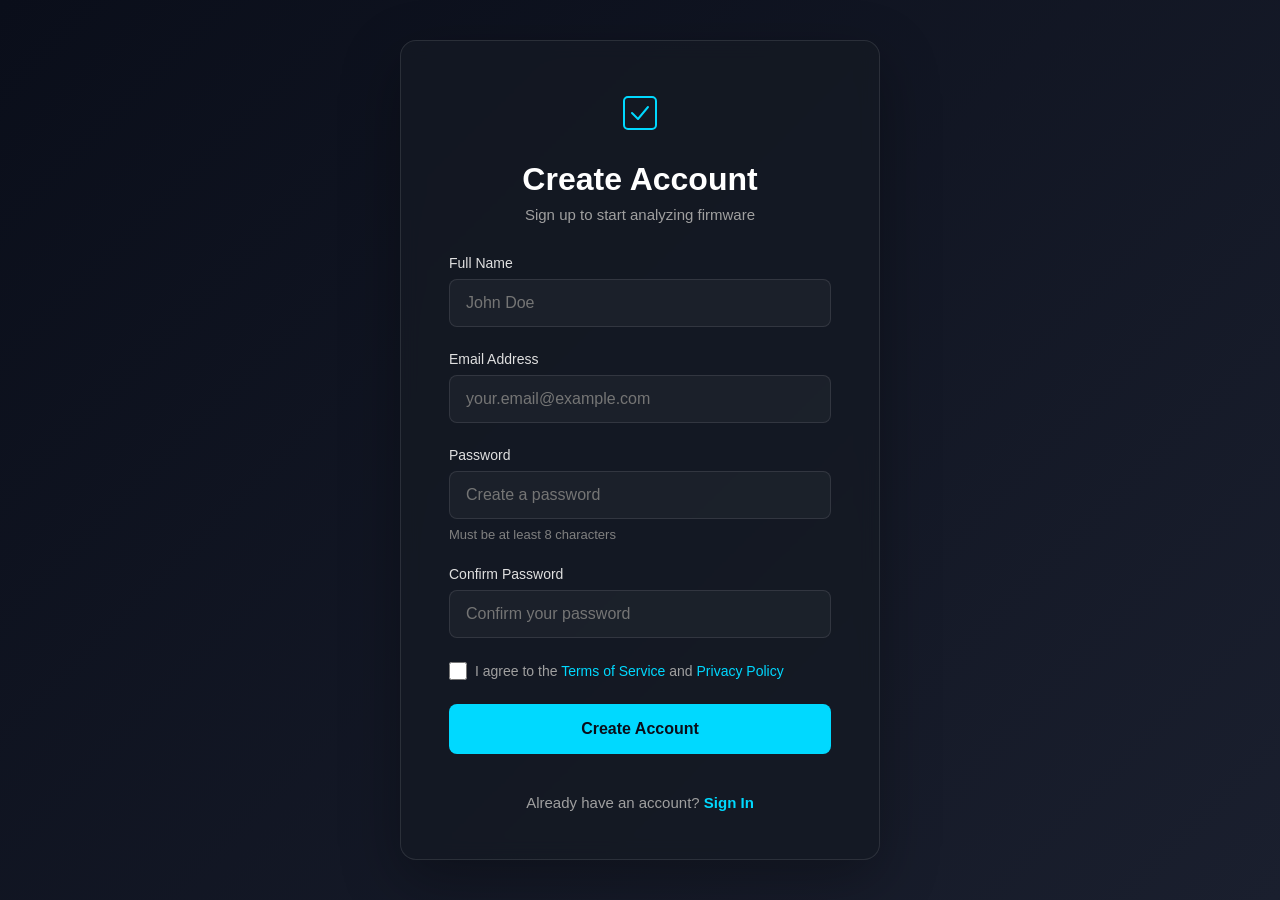
<file: signup.html>
<!DOCTYPE html>
<html lang="en">
<head>
    <meta charset="UTF-8">
    <meta name="viewport" content="width=device-width, initial-scale=1.0">
    <title>Sign Up - Crypto Detection</title>
    <link rel="stylesheet" href="auth.css">
</head>
<body>
    <div class="auth-container">
        <div class="auth-card">
            <div class="auth-header">
                <div class="logo">
                    <svg width="48" height="48" viewBox="0 0 48 48" fill="none">
                        <rect x="8" y="8" width="32" height="32" rx="4" stroke="#00d9ff" stroke-width="2"/>
                        <path d="M16 24L22 30L32 18" stroke="#00d9ff" stroke-width="2" stroke-linecap="round" stroke-linejoin="round"/>
                    </svg>
                </div>
                <h1>Create Account</h1>
                <p>Sign up to start analyzing firmware</p>
            </div>

            <form id="signupForm" class="auth-form">
                <div class="form-group">
                    <label for="signupName">Full Name</label>
                    <input type="text" id="signupName" required placeholder="John Doe">
                </div>

                <div class="form-group">
                    <label for="signupEmail">Email Address</label>
                    <input type="email" id="signupEmail" required placeholder="your.email@example.com">
                </div>

                <div class="form-group">
                    <label for="signupPassword">Password</label>
                    <input type="password" id="signupPassword" required placeholder="Create a password" minlength="8">
                    <small>Must be at least 8 characters</small>
                </div>

                <div class="form-group">
                    <label for="signupConfirmPassword">Confirm Password</label>
                    <input type="password" id="signupConfirmPassword" required placeholder="Confirm your password">
                </div>

                <div class="form-options">
                    <label class="checkbox-label">
                        <input type="checkbox" id="agreeTerms" required>
                        <span>I agree to the <a href="#">Terms of Service</a> and <a href="#">Privacy Policy</a></span>
                    </label>
                </div>

                <button type="submit" class="btn-primary">Create Account</button>

                <div class="form-footer">
                    <p>Already have an account? <a href="login.html">Sign In</a></p>
                </div>
            </form>

            <div id="signupMessage" class="message"></div>
        </div>
    </div>

    <script src="auth.js"></script>
</body>
</html>
</file>
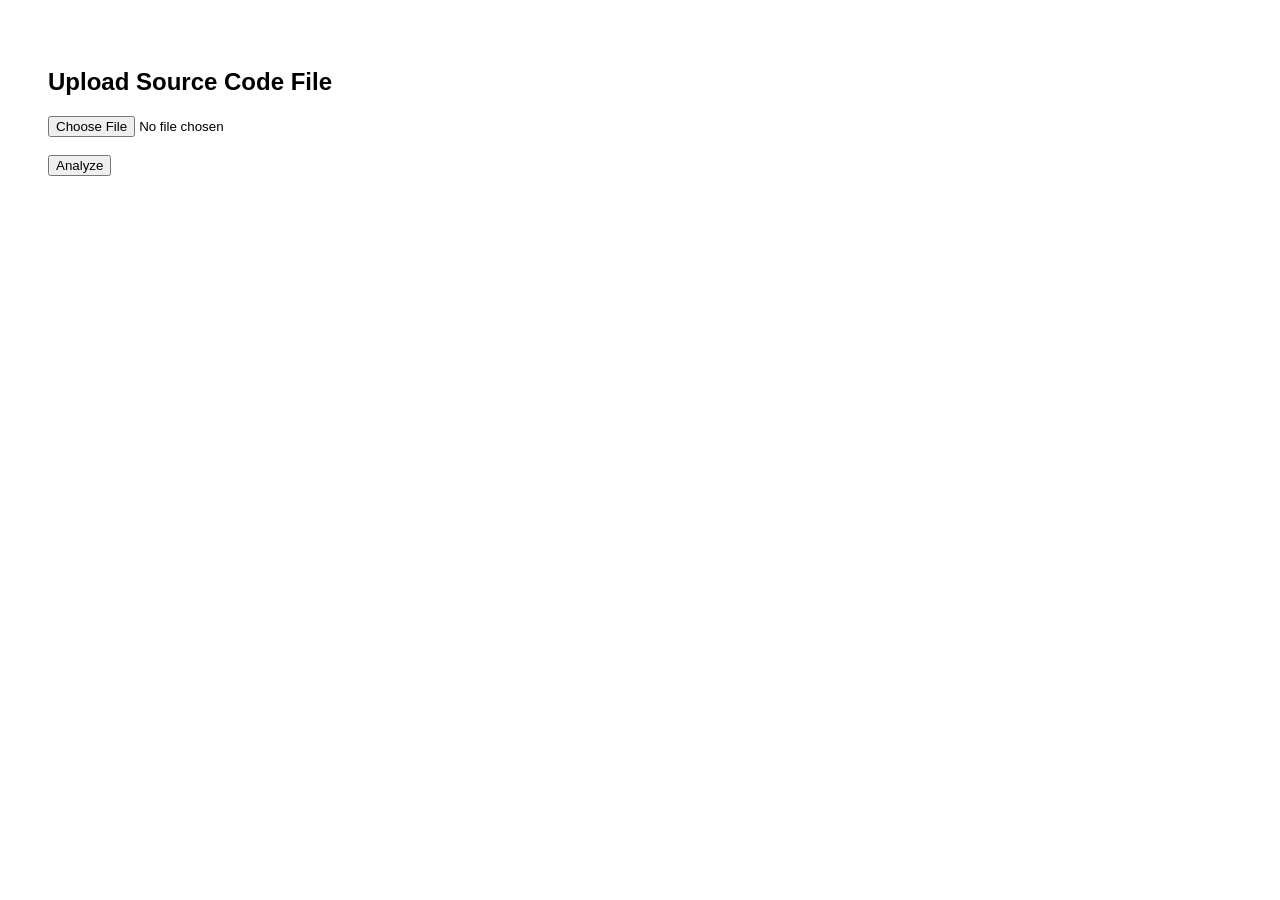
<file: upload.html>
<!DOCTYPE html>
<html>
<head>
    <title>Crypto Algorithm Detector</title>
</head>
<body style="font-family: Arial; padding: 40px;">
    <h2>Upload Source Code File</h2>

    <input type="file" id="fileInput"><br><br>
    <button onclick="sendFile()">Analyze</button>

    <h3 id="result"></h3>

    <script>
        async function sendFile() {
            let fileInput = document.getElementById("fileInput");
            if (fileInput.files.length === 0) {
                alert("Please select a file");
                return;
            }

            let formData = new FormData();
            formData.append("file", fileInput.files[0]);

            let response = await fetch("http://localhost:5000/predict", {
                method: "POST",
                body: formData
            });

            let data = await response.json();

            document.getElementById("result").innerHTML = `
                <b>--- RESULT ---</b><br>
                Function: ${data.function}<br>
                Detected: ${data.detected}<br>
                Confidence: ${data.confidence.toFixed(1)}%
            `;
        }
    </script>
</body>
</html>
</file>
<file: styles.css>
* {
    margin: 0;
    padding: 0;
    box-sizing: border-box;
}

body {
    font-family: -apple-system, BlinkMacSystemFont, 'Segoe UI', 'Roboto', 'Oxygen', 'Ubuntu', 'Cantarell', sans-serif;
    background: linear-gradient(135deg, #0a0e1a 0%, #1a1f2e 100%);
    color: #e0e0e0;
    min-height: 100vh;
    overflow-x: hidden;
}

.navbar {
    background: rgba(15, 20, 30, 0.8);
    backdrop-filter: blur(10px);
    border-bottom: 1px solid rgba(255, 255, 255, 0.1);
    padding: 1rem 2rem;
    position: sticky;
    top: 0;
    z-index: 100;
}

.nav-content {
    max-width: 1200px;
    margin: 0 auto;
    display: flex;
    justify-content: space-between;
    align-items: center;
}

.badge {
    background: rgba(0, 217, 255, 0.1);
    color: #00d9ff;
    padding: 0.5rem 1rem;
    border-radius: 20px;
    font-size: 0.875rem;
    font-weight: 500;
    border: 1px solid rgba(0, 217, 255, 0.3);
}

.sign-out-btn {
    background: transparent;
    border: 1px solid rgba(255, 255, 255, 0.2);
    color: #e0e0e0;
    padding: 0.5rem 1rem;
    border-radius: 6px;
    cursor: pointer;
    display: flex;
    align-items: center;
    gap: 0.5rem;
    font-size: 0.875rem;
    transition: all 0.3s ease;
}

.sign-out-btn:hover {
    background: rgba(255, 255, 255, 0.05);
    border-color: rgba(255, 255, 255, 0.3);
}

.container {
    max-width: 1200px;
    margin: 0 auto;
    padding: 2rem;
}

.hero-section {
    text-align: center;
    padding: 4rem 2rem;
}

.main-title {
    font-size: 3.5rem;
    font-weight: 700;
    line-height: 1.2;
    margin-bottom: 1.5rem;
    color: #ffffff;
}

.highlight {
    color: #00d9ff;
    background: linear-gradient(135deg, #00d9ff 0%, #00a8cc 100%);
    -webkit-background-clip: text;
    -webkit-text-fill-color: transparent;
    background-clip: text;
}

.subtitle {
    font-size: 1.125rem;
    line-height: 1.8;
    color: #a0a0a0;
    margin-bottom: 2.5rem;
}

.cta-buttons {
    display: flex;
    gap: 1rem;
    justify-content: center;
    margin-bottom: 4rem;
}

.btn {
    padding: 0.875rem 1.75rem;
    border-radius: 8px;
    font-size: 1rem;
    font-weight: 600;
    cursor: pointer;
    transition: all 0.3s ease;
    display: flex;
    align-items: center;
    gap: 0.5rem;
    border: none;
}

.btn-primary {
    background: #00d9ff;
    color: #0a0e1a;
}

.btn-primary:hover {
    background: #00b8e6;
    transform: translateY(-2px);
    box-shadow: 0 8px 20px rgba(0, 217, 255, 0.3);
}

.btn-secondary {
    background: transparent;
    color: #e0e0e0;
    border: 1px solid rgba(255, 255, 255, 0.2);
}

.btn-secondary:hover {
    background: rgba(255, 255, 255, 0.05);
    border-color: rgba(255, 255, 255, 0.3);
}

.stats {
    display: grid;
    grid-template-columns: repeat(3, 1fr);
    gap: 3rem;
    max-width: 800px;
    margin: 0 auto;
}

.stat-item {
    text-align: center;
}

.stat-value {
    font-size: 3rem;
    font-weight: 700;
    color: #00d9ff;
    margin-bottom: 0.5rem;
}

.stat-label {
    font-size: 0.875rem;
    color: #808080;
    text-transform: uppercase;
    letter-spacing: 1px;
}

.upload-section {
    margin-top: 4rem;
    display: flex;
    justify-content: center;
}

.upload-card {
    background: rgba(20, 25, 35, 0.6);
    border: 1px solid rgba(255, 255, 255, 0.1);
    border-radius: 16px;
    padding: 3rem;
    max-width: 600px;
    width: 100%;
    backdrop-filter: blur(10px);
}

.upload-icon {
    display: flex;
    justify-content: center;
    margin-bottom: 1.5rem;
}

.upload-title {
    font-size: 1.75rem;
    font-weight: 600;
    text-align: center;
    margin-bottom: 0.75rem;
    color: #ffffff;
}

.upload-description {
    text-align: center;
    color: #a0a0a0;
    font-size: 0.9375rem;
    margin-bottom: 2rem;
    line-height: 1.6;
}

.drop-zone {
    border: 2px dashed rgba(0, 217, 255, 0.3);
    border-radius: 12px;
    padding: 3rem 2rem;
    text-align: center;
    cursor: pointer;
    transition: all 0.3s ease;
    background: rgba(0, 217, 255, 0.02);
    margin-bottom: 1.5rem;
}

.drop-zone:hover {
    border-color: rgba(0, 217, 255, 0.5);
    background: rgba(0, 217, 255, 0.05);
}

.drop-zone.drag-over {
    border-color: #00d9ff;
    background: rgba(0, 217, 255, 0.1);
}

.drop-text {
    font-size: 1rem;
    color: #e0e0e0;
    margin-top: 1rem;
    margin-bottom: 0.5rem;
}

.drop-subtext {
    font-size: 0.875rem;
    color: #808080;
}

.architecture-select {
    margin-bottom: 1.5rem;
}

.architecture-select label {
    display: block;
    font-size: 0.875rem;
    color: #a0a0a0;
    margin-bottom: 0.5rem;
    font-weight: 500;
}

.architecture-select select {
    width: 100%;
    padding: 0.875rem 1rem;
    background: rgba(30, 35, 45, 0.8);
    border: 1px solid rgba(255, 255, 255, 0.1);
    border-radius: 8px;
    color: #e0e0e0;
    font-size: 1rem;
    cursor: pointer;
    transition: all 0.3s ease;
}

.architecture-select select:hover {
    border-color: rgba(0, 217, 255, 0.3);
}

.architecture-select select:focus {
    outline: none;
    border-color: #00d9ff;
    box-shadow: 0 0 0 3px rgba(0, 217, 255, 0.1);
}

.btn-analyze {
    width: 100%;
    background: #00d9ff;
    color: #0a0e1a;
    padding: 1rem;
    font-size: 1rem;
    font-weight: 600;
    border-radius: 8px;
    cursor: pointer;
    transition: all 0.3s ease;
    border: none;
}

.btn-analyze:hover:not(:disabled) {
    background: #00b8e6;
    transform: translateY(-2px);
    box-shadow: 0 8px 20px rgba(0, 217, 255, 0.3);
}

.btn-analyze:disabled {
    opacity: 0.5;
    cursor: not-allowed;
}

@media (max-width: 768px) {
    .main-title {
        font-size: 2.5rem;
    }
    
    .stats {
        grid-template-columns: 1fr;
        gap: 2rem;
    }
    
    .cta-buttons {
        flex-direction: column;
        align-items: stretch;
    }
    
    .upload-card {
        padding: 2rem 1.5rem;
    }
}
</file>
<file: results.css>
* {
    margin: 0;
    padding: 0;
    box-sizing: border-box;
}

body {
    font-family: -apple-system, BlinkMacSystemFont, 'Segoe UI', 'Roboto', 'Oxygen', 'Ubuntu', 'Cantarell', sans-serif;
    background: linear-gradient(135deg, #0a0e1a 0%, #1a1f2e 100%);
    color: #e0e0e0;
    min-height: 100vh;
}

.navbar {
    background: rgba(15, 20, 30, 0.95);
    backdrop-filter: blur(10px);
    border-bottom: 1px solid rgba(255, 255, 255, 0.1);
    padding: 1rem 2rem;
    position: sticky;
    top: 0;
    z-index: 100;
}

.nav-content {
    max-width: 1400px;
    margin: 0 auto;
    display: flex;
    justify-content: space-between;
    align-items: center;
}

.nav-left {
    display: flex;
    align-items: center;
    gap: 1.5rem;
}

.back-btn {
    background: transparent;
    border: 1px solid rgba(255, 255, 255, 0.2);
    color: #e0e0e0;
    padding: 0.5rem 1rem;
    border-radius: 6px;
    cursor: pointer;
    display: flex;
    align-items: center;
    gap: 0.5rem;
    font-size: 0.875rem;
    transition: all 0.3s ease;
}

.back-btn:hover {
    background: rgba(255, 255, 255, 0.05);
    border-color: rgba(255, 255, 255, 0.3);
}

.file-info h2 {
    font-size: 1.125rem;
    font-weight: 600;
    color: #ffffff;
    margin-bottom: 0.25rem;
}

.file-meta {
    font-size: 0.8125rem;
    color: #808080;
}

.nav-right {
    display: flex;
    gap: 0.75rem;
}

.btn-icon {
    background: transparent;
    border: 1px solid rgba(255, 255, 255, 0.2);
    color: #e0e0e0;
    padding: 0.5rem 1rem;
    border-radius: 6px;
    cursor: pointer;
    display: flex;
    align-items: center;
    gap: 0.5rem;
    font-size: 0.875rem;
    transition: all 0.3s ease;
}

.btn-icon:hover {
    background: rgba(255, 255, 255, 0.05);
    border-color: rgba(255, 255, 255, 0.3);
}

#analyzeBtn {
    background: #00d9ff;
    color: #0a0e1a;
    border: none;
}

#analyzeBtn:hover {
    background: #00b8e6;
}

.container {
    max-width: 1400px;
    margin: 0 auto;
    padding: 2rem;
}

.pipeline-section {
    background: rgba(20, 25, 35, 0.6);
    border: 1px solid rgba(255, 255, 255, 0.1);
    border-radius: 12px;
    padding: 1.5rem;
    margin-bottom: 2rem;
}

.pipeline-section h3 {
    font-size: 1rem;
    font-weight: 600;
    margin-bottom: 1rem;
    color: #ffffff;
}

.pipeline-steps {
    display: flex;
    flex-direction: column;
    gap: 0.75rem;
}

.step {
    display: flex;
    align-items: center;
    gap: 1rem;
    padding: 0.75rem;
    background: rgba(30, 35, 45, 0.5);
    border-radius: 8px;
    border-left: 3px solid transparent;
}

.step.completed {
    border-left-color: #00ff88;
}

.step-icon {
    width: 24px;
    height: 24px;
    background: #00ff88;
    color: #0a0e1a;
    border-radius: 50%;
    display: flex;
    align-items: center;
    justify-content: center;
    font-size: 0.75rem;
    font-weight: 700;
    flex-shrink: 0;
}

.step-info {
    flex: 1;
}

.step-title {
    font-size: 0.9375rem;
    font-weight: 600;
    color: #ffffff;
    margin-bottom: 0.25rem;
}

.step-meta {
    font-size: 0.8125rem;
    color: #808080;
}

.metrics-grid {
    display: grid;
    grid-template-columns: repeat(4, 1fr);
    gap: 1rem;
    margin-bottom: 2rem;
}

.metric-card {
    background: rgba(20, 25, 35, 0.6);
    border: 1px solid rgba(255, 255, 255, 0.1);
    border-radius: 12px;
    padding: 1.5rem;
    display: flex;
    align-items: center;
    gap: 1rem;
}

.metric-icon {
    flex-shrink: 0;
}

.metric-content {
    flex: 1;
}

.metric-label {
    font-size: 0.8125rem;
    color: #808080;
    margin-bottom: 0.5rem;
}

.metric-value {
    font-size: 1.75rem;
    font-weight: 700;
    color: #ffffff;
}

.tabs {
    display: flex;
    gap: 0.5rem;
    margin-bottom: 1.5rem;
    border-bottom: 1px solid rgba(255, 255, 255, 0.1);
}

.tab {
    background: transparent;
    border: none;
    color: #808080;
    padding: 0.875rem 1.5rem;
    font-size: 0.9375rem;
    font-weight: 500;
    cursor: pointer;
    border-bottom: 2px solid transparent;
    transition: all 0.3s ease;
}

.tab:hover {
    color: #e0e0e0;
}

.tab.active {
    color: #00d9ff;
    border-bottom-color: #00d9ff;
}

.tab-content {
    display: none;
}

.tab-content.active {
    display: block;
}

.section-header {
    display: flex;
    justify-content: space-between;
    align-items: center;
    margin-bottom: 1.5rem;
}

.section-header h3 {
    font-size: 1.125rem;
    font-weight: 600;
    color: #ffffff;
}

.view-toggle {
    display: flex;
    gap: 0.5rem;
}

.toggle-btn {
    background: rgba(30, 35, 45, 0.8);
    border: 1px solid rgba(255, 255, 255, 0.1);
    color: #e0e0e0;
    padding: 0.5rem 1rem;
    border-radius: 6px;
    cursor: pointer;
    font-size: 0.875rem;
    transition: all 0.3s ease;
}

.toggle-btn:hover {
    background: rgba(40, 45, 55, 0.8);
}

.toggle-btn.active {
    background: rgba(0, 217, 255, 0.2);
    border-color: #00d9ff;
    color: #00d9ff;
}

.table-container {
    background: rgba(20, 25, 35, 0.6);
    border: 1px solid rgba(255, 255, 255, 0.1);
    border-radius: 12px;
    overflow: hidden;
}

.results-table {
    width: 100%;
    border-collapse: collapse;
}

.results-table thead {
    background: rgba(30, 35, 45, 0.8);
}

.results-table th {
    text-align: left;
    padding: 1rem 1.5rem;
    font-size: 0.8125rem;
    font-weight: 600;
    color: #808080;
    text-transform: uppercase;
    letter-spacing: 0.5px;
}

.results-table tbody tr {
    border-top: 1px solid rgba(255, 255, 255, 0.05);
    transition: background 0.2s ease;
}

.results-table tbody tr:hover {
    background: rgba(30, 35, 45, 0.4);
}

.results-table td {
    padding: 1rem 1.5rem;
    font-size: 0.9375rem;
}

.address {
    font-family: 'Courier New', monospace;
    color: #a0a0a0;
}

.function-name {
    font-family: 'Courier New', monospace;
    color: #e0e0e0;
}

.classification {
    display: inline-block;
    padding: 0.25rem 0.75rem;
    border-radius: 12px;
    font-size: 0.8125rem;
    font-weight: 500;
}

/* Symmetric Cipher Algorithms */
/* AES - Cyan */
.classification.aes {
    background: rgba(0, 217, 255, 0.2);
    color: #00d9ff;
}

.classification.aes128 {
    background: rgba(0, 200, 235, 0.2);
    color: #00c8eb;
}

.classification.aes256 {
    background: rgba(0, 180, 215, 0.2);
    color: #00b4d7;
}

/* DES - Yellow */
.classification.des {
    background: rgba(255, 235, 59, 0.2);
    color: #ffeb3b;
}

.classification.tripledes {
    background: rgba(255, 215, 0, 0.2);
    color: #ffd700;
}

/* ChaCha20 - Light Blue */
.classification.chacha20 {
    background: rgba(100, 181, 246, 0.2);
    color: #64b5f6;
}

/* Blowfish - Deep Blue */
.classification.blowfish {
    background: rgba(66, 133, 244, 0.2);
    color: #4285f4;
}

/* Twofish - Indigo */
.classification.twofish {
    background: rgba(103, 58, 183, 0.2);
    color: #673ab7;
}

/* RC Algorithms - Purple shades */
.classification.rc4 {
    background: rgba(156, 39, 176, 0.2);
    color: #9c27b0;
}

.classification.rc5 {
    background: rgba(142, 36, 170, 0.2);
    color: #8e24aa;
}

.classification.rc6 {
    background: rgba(123, 31, 162, 0.2);
    color: #7b1fa2;
}

/* Hash Function Algorithms */
/* SHA variants - Green shades */
.classification.sha {
    background: rgba(0, 255, 136, 0.2);
    color: #00ff88;
}

.classification.sha1 {
    background: rgba(0, 230, 118, 0.2);
    color: #00e676;
}

.classification.sha256 {
    background: rgba(0, 200, 83, 0.2);
    color: #00c853;
}

.classification.sha384 {
    background: rgba(0, 176, 80, 0.2);
    color: #00b050;
}

.classification.sha512 {
    background: rgba(0, 150, 64, 0.2);
    color: #009640;
}

.classification.sha3 {
    background: rgba(0, 230, 118, 0.2);
    color: #00e676;
}

/* MD5 - Pink */
.classification.md5 {
    background: rgba(236, 64, 122, 0.2);
    color: #ec407a;
}

/* BLAKE2 - Lime */
.classification.blake2 {
    background: rgba(205, 220, 57, 0.2);
    color: #cddc39;
}

/* MAC Algorithms */
/* HMAC - Purple */
.classification.hmac {
    background: rgba(138, 43, 226, 0.2);
    color: #b388ff;
}

/* CMAC - Violet */
.classification.cmac {
    background: rgba(171, 71, 188, 0.2);
    color: #ab47bc;
}

/* Poly1305 - Teal */
.classification.poly1305 {
    background: rgba(38, 166, 154, 0.2);
    color: #26a69a;
}

/* Legacy algorithms (keeping for backward compatibility) */
/* ECDSA - Red */
.classification.ecdsa {
    background: rgba(255, 85, 85, 0.2);
    color: #ff5555;
}

/* RSA - Orange */
.classification.rsa {
    background: rgba(255, 149, 0, 0.2);
    color: #ff9500;
}

.confidence {
    font-weight: 600;
}

.confidence.high {
    color: #00ff88;
}

.confidence.medium {
    color: #ffaa00;
}

.confidence.low {
    color: #ff5555;
}

.info-grid {
    display: grid;
    grid-template-columns: 1fr 1fr;
    gap: 1.5rem;
}

.info-card {
    background: rgba(20, 25, 35, 0.6);
    border: 1px solid rgba(255, 255, 255, 0.1);
    border-radius: 12px;
    padding: 2rem;
}

.info-card h4 {
    font-size: 1.125rem;
    font-weight: 600;
    color: #ffffff;
    margin-bottom: 0.75rem;
}

.info-card p {
    color: #a0a0a0;
    font-size: 0.9375rem;
    line-height: 1.6;
    margin-bottom: 1.5rem;
}

.code-area {
    width: 100%;
    min-height: 120px;
    background: rgba(10, 15, 25, 0.8);
    border: 1px solid rgba(255, 255, 255, 0.1);
    border-radius: 8px;
    padding: 1rem;
    color: #e0e0e0;
    font-family: 'Courier New', monospace;
    font-size: 0.875rem;
    resize: vertical;
    margin-bottom: 1rem;
}

.webhook-section {
    display: flex;
    flex-direction: column;
    gap: 1rem;
}

.webhook-section label {
    font-size: 0.875rem;
    color: #a0a0a0;
    font-weight: 500;
}

.webhook-input,
.form-input {
    width: 100%;
    padding: 0.875rem 1rem;
    background: rgba(10, 15, 25, 0.8);
    border: 1px solid rgba(255, 255, 255, 0.1);
    border-radius: 8px;
    color: #e0e0e0;
    font-size: 0.9375rem;
}

.webhook-input:focus,
.form-input:focus {
    outline: none;
    border-color: #00d9ff;
    box-shadow: 0 0 0 3px rgba(0, 217, 255, 0.1);
}

.btn-primary {
    width: 100%;
    background: #00d9ff;
    color: #0a0e1a;
    padding: 0.875rem 1.5rem;
    border: none;
    border-radius: 8px;
    font-size: 0.9375rem;
    font-weight: 600;
    cursor: pointer;
    transition: all 0.3s ease;
}

.btn-primary:hover {
    background: #00b8e6;
    transform: translateY(-1px);
}

.btn-secondary {
    width: 100%;
    background: transparent;
    color: #e0e0e0;
    padding: 0.875rem 1.5rem;
    border: 1px solid rgba(255, 255, 255, 0.2);
    border-radius: 8px;
    font-size: 0.9375rem;
    font-weight: 500;
    cursor: pointer;
    transition: all 0.3s ease;
}

.btn-secondary:hover {
    background: rgba(255, 255, 255, 0.05);
    border-color: rgba(255, 255, 255, 0.3);
}

.capabilities {
    margin-top: 1.5rem;
    padding-top: 1.5rem;
    border-top: 1px solid rgba(255, 255, 255, 0.1);
}

.capabilities h5 {
    font-size: 0.9375rem;
    color: #00d9ff;
    margin-bottom: 1rem;
}

.capabilities ul {
    list-style: none;
    display: flex;
    flex-direction: column;
    gap: 0.75rem;
}

.capabilities li {
    color: #a0a0a0;
    font-size: 0.875rem;
    padding-left: 1.5rem;
    position: relative;
}

.capabilities li::before {
    content: "•";
    position: absolute;
    left: 0;
    color: #00d9ff;
}

.form-group {
    margin-bottom: 1.5rem;
}

.form-group label {
    display: block;
    font-size: 0.875rem;
    color: #a0a0a0;
    margin-bottom: 0.5rem;
    font-weight: 500;
}

.deployment-info {
    margin-top: 1.5rem;
    padding-top: 1.5rem;
    border-top: 1px solid rgba(255, 255, 255, 0.1);
}

.deployment-info h5 {
    font-size: 0.9375rem;
    color: #ffffff;
    margin-bottom: 0.75rem;
}

.deployment-info p {
    margin-bottom: 1rem;
}

.deployment-info ul {
    list-style: none;
    display: flex;
    flex-direction: column;
    gap: 0.5rem;
}

.deployment-info li {
    color: #a0a0a0;
    font-size: 0.875rem;
    padding-left: 1.5rem;
    position: relative;
}

.deployment-info li::before {
    content: "✓";
    position: absolute;
    left: 0;
    color: #00ff88;
}

.logger-info {
    text-align: center;
    padding: 2rem;
    background: rgba(10, 15, 25, 0.5);
    border-radius: 8px;
    margin-bottom: 1.5rem;
}

.transaction-history {
    padding-top: 1.5rem;
    border-top: 1px solid rgba(255, 255, 255, 0.1);
}

.transaction-history h5 {
    font-size: 0.9375rem;
    color: #ffffff;
    margin-bottom: 1rem;
}

.empty-state {
    text-align: center;
    color: #808080;
    font-size: 0.875rem;
    padding: 2rem;
}

@media (max-width: 1024px) {
    .metrics-grid {
        grid-template-columns: repeat(2, 1fr);
    }
    
    .info-grid {
        grid-template-columns: 1fr;
    }
}

@media (max-width: 768px) {
    .nav-content {
        flex-direction: column;
        gap: 1rem;
    }
    
    .metrics-grid {
        grid-template-columns: 1fr;
    }
    
    .tabs {
        overflow-x: auto;
    }
}


/* Upload Modal Styles */
.modal {
    display: none;
    position: fixed;
    z-index: 1000;
    left: 0;
    top: 0;
    width: 100%;
    height: 100%;
    background: rgba(0, 0, 0, 0.8);
    backdrop-filter: blur(5px);
    animation: fadeIn 0.3s ease;
}

.modal.active {
    display: flex;
    align-items: center;
    justify-content: center;
}

@keyframes fadeIn {
    from { opacity: 0; }
    to { opacity: 1; }
}

.modal-content {
    background: linear-gradient(135deg, #1a1f2e 0%, #0f1419 100%);
    border: 1px solid rgba(255, 255, 255, 0.1);
    border-radius: 16px;
    max-width: 600px;
    width: 90%;
    max-height: 90vh;
    overflow-y: auto;
    box-shadow: 0 20px 60px rgba(0, 0, 0, 0.5);
    animation: slideUp 0.3s ease;
}

@keyframes slideUp {
    from {
        transform: translateY(50px);
        opacity: 0;
    }
    to {
        transform: translateY(0);
        opacity: 1;
    }
}

.modal-header {
    display: flex;
    justify-content: space-between;
    align-items: center;
    padding: 2rem 2rem 1rem 2rem;
    border-bottom: 1px solid rgba(255, 255, 255, 0.1);
}

.modal-header h2 {
    font-size: 1.5rem;
    font-weight: 600;
    color: #ffffff;
    margin: 0;
}

.close-btn {
    background: transparent;
    border: none;
    color: #808080;
    cursor: pointer;
    padding: 0.5rem;
    border-radius: 6px;
    transition: all 0.3s ease;
    display: flex;
    align-items: center;
    justify-content: center;
}

.close-btn:hover {
    background: rgba(255, 255, 255, 0.1);
    color: #ffffff;
}

.modal-body {
    padding: 2rem;
}

.modal-description {
    color: #a0a0a0;
    font-size: 0.9375rem;
    line-height: 1.6;
    margin-bottom: 1.5rem;
}

.upload-zone {
    border: 2px dashed rgba(0, 217, 255, 0.3);
    border-radius: 12px;
    padding: 3rem 2rem;
    text-align: center;
    cursor: pointer;
    transition: all 0.3s ease;
    background: rgba(0, 217, 255, 0.02);
    margin-bottom: 1.5rem;
}

.upload-zone:hover {
    border-color: rgba(0, 217, 255, 0.5);
    background: rgba(0, 217, 255, 0.05);
}

.upload-zone.drag-over {
    border-color: #00d9ff;
    background: rgba(0, 217, 255, 0.1);
}

.upload-zone.file-selected {
    border-color: #00ff88;
    background: rgba(0, 255, 136, 0.05);
}

.upload-text {
    font-size: 1rem;
    color: #e0e0e0;
    margin-top: 1rem;
    margin-bottom: 0.5rem;
}

.upload-subtext {
    font-size: 0.875rem;
    color: #808080;
}

.form-select {
    width: 100%;
    padding: 0.875rem 1rem;
    background: rgba(30, 35, 45, 0.8);
    border: 1px solid rgba(255, 255, 255, 0.1);
    border-radius: 8px;
    color: #e0e0e0;
    font-size: 1rem;
    cursor: pointer;
    transition: all 0.3s ease;
}

.form-select:hover {
    border-color: rgba(0, 217, 255, 0.3);
}

.form-select:focus {
    outline: none;
    border-color: #00d9ff;
    box-shadow: 0 0 0 3px rgba(0, 217, 255, 0.1);
}

.btn-analyze-modal {
    width: 100%;
    background: #00d9ff;
    color: #0a0e1a;
    padding: 1rem;
    font-size: 1rem;
    font-weight: 600;
    border-radius: 8px;
    cursor: pointer;
    transition: all 0.3s ease;
    border: none;
    margin-top: 1.5rem;
}

.btn-analyze-modal:hover:not(:disabled) {
    background: #00b8e6;
    transform: translateY(-2px);
    box-shadow: 0 8px 20px rgba(0, 217, 255, 0.3);
}

.btn-analyze-modal:disabled {
    opacity: 0.5;
    cursor: not-allowed;
}

.btn-analyze-modal.analyzing {
    background: #808080;
    cursor: wait;
}


/* Pipeline Loading Animation */
.step.loading {
    border-left-color: #ffaa00;
    animation: pulse 1.5s ease-in-out infinite;
}

.step.loading .step-icon {
    background: #ffaa00;
    animation: spin 1s linear infinite;
}

.step.loading .step-title {
    color: #ffaa00;
}

.step.loading .step-meta {
    color: #ffaa00;
}

@keyframes pulse {
    0%, 100% {
        opacity: 1;
    }
    50% {
        opacity: 0.6;
    }
}

@keyframes spin {
    from {
        transform: rotate(0deg);
    }
    to {
        transform: rotate(360deg);
    }
}

.spinner {
    width: 12px;
    height: 12px;
    border: 2px solid #0a0e1a;
    border-top-color: transparent;
    border-radius: 50%;
    animation: spin 0.8s linear infinite;
}

/* Smooth transitions for showing/hiding elements */
.metrics-grid,
.tabs,
.tab-content {
    transition: opacity 0.5s ease, transform 0.5s ease;
}

.metrics-grid {
    animation: fadeInUp 0.6s ease;
}

.tabs {
    animation: fadeInUp 0.7s ease;
}

.tab-content {
    animation: fadeInUp 0.8s ease;
}

@keyframes fadeInUp {
    from {
        opacity: 0;
        transform: translateY(20px);
    }
    to {
        opacity: 1;
        transform: translateY(0);
    }
}

/* Step completion animation */
.step.completed {
    animation: completePulse 0.5s ease;
}

@keyframes completePulse {
    0% {
        transform: scale(1);
    }
    50% {
        transform: scale(1.02);
    }
    100% {
        transform: scale(1);
    }
}

/* Progress bar effect */
.step::before {
    content: '';
    position: absolute;
    left: 0;
    top: 0;
    bottom: 0;
    width: 3px;
    background: transparent;
    transition: all 0.3s ease;
}

.step.loading::before {
    background: linear-gradient(to bottom, #ffaa00 0%, transparent 100%);
    animation: progressBar 1.5s ease-in-out infinite;
}

@keyframes progressBar {
    0% {
        height: 0%;
    }
    50% {
        height: 100%;
    }
    100% {
        height: 0%;
    }
}


/* Category Sections */
.category-section {
    margin-bottom: 2rem;
}

.category-title {
    font-size: 1.125rem;
    font-weight: 600;
    color: #ffffff;
    margin-bottom: 1rem;
    padding: 0.75rem 1rem;
    background: rgba(0, 217, 255, 0.1);
    border-left: 4px solid #00d9ff;
    border-radius: 6px;
}

.category-section .table-container {
    margin-bottom: 1.5rem;
}

/* Algorithm file names */
.algo-file {
    font-family: 'Courier New', monospace;
    color: #a0a0a0;
    font-size: 0.875rem;
}

/* Architecture Info */
.architecture-info {
    display: flex;
    align-items: center;
    gap: 0.75rem;
    padding: 1rem 1.5rem;
    background: rgba(0, 217, 255, 0.05);
    border-left: 3px solid #00d9ff;
    border-radius: 6px;
    margin-bottom: 1rem;
}

/* Architecture Banner */
.architecture-banner {
    display: flex;
    align-items: center;
    gap: 1rem;
    padding: 1.25rem 1.5rem;
    background: linear-gradient(135deg, rgba(0, 217, 255, 0.1) 0%, rgba(0, 217, 255, 0.05) 100%);
    border: 1px solid rgba(0, 217, 255, 0.3);
    border-left: 4px solid #00d9ff;
    border-radius: 8px;
    margin-bottom: 1.5rem;
    animation: fadeInUp 0.5s ease;
}

.arch-label {
    font-size: 0.875rem;
    color: #808080;
    font-weight: 600;
    text-transform: uppercase;
    letter-spacing: 0.5px;
}

.arch-value {
    font-size: 1rem;
    color: #00d9ff;
    font-weight: 700;
    font-family: 'Courier New', monospace;
}

/* Category Badge */
.category-badge {
    display: inline-block;
    padding: 0.25rem 0.75rem;
    border-radius: 12px;
    font-size: 0.75rem;
    font-weight: 600;
    background: rgba(138, 43, 226, 0.2);
    color: #b388ff;
    text-transform: uppercase;
    letter-spacing: 0.3px;
}

/* Architecture Badge */
.arch-badge {
    display: inline-block;
    padding: 0.25rem 0.75rem;
    border-radius: 12px;
    font-size: 0.75rem;
    font-weight: 600;
    background: rgba(255, 149, 0, 0.2);
    color: #ff9500;
    font-family: 'Courier New', monospace;
    text-transform: uppercase;
    letter-spacing: 0.5px;
}

/* Protocol Section */
.protocol-section {
    margin-bottom: 2rem;
}

.protocol-title {
    font-size: 1.125rem;
    font-weight: 600;
    color: #ffffff;
    margin-bottom: 1rem;
    padding: 0.75rem 1rem;
    background: rgba(138, 43, 226, 0.1);
    border-left: 4px solid #b388ff;
    border-radius: 6px;
}

.protocol-list {
    display: grid;
    grid-template-columns: repeat(auto-fit, minmax(300px, 1fr));
    gap: 1rem;
}

.protocol-card {
    background: rgba(20, 25, 35, 0.6);
    border: 1px solid rgba(138, 43, 226, 0.3);
    border-radius: 12px;
    padding: 1.5rem;
    transition: all 0.3s ease;
}

.protocol-card:hover {
    border-color: rgba(138, 43, 226, 0.5);
    transform: translateY(-2px);
    box-shadow: 0 8px 20px rgba(138, 43, 226, 0.2);
}

.protocol-header {
    display: flex;
    justify-content: space-between;
    align-items: center;
    margin-bottom: 1rem;
    padding-bottom: 0.75rem;
    border-bottom: 1px solid rgba(255, 255, 255, 0.1);
}

.protocol-name {
    font-size: 1.125rem;
    font-weight: 700;
    color: #b388ff;
    font-family: 'Courier New', monospace;
}

.protocol-badge {
    display: inline-block;
    padding: 0.25rem 0.75rem;
    border-radius: 12px;
    font-size: 0.75rem;
    font-weight: 600;
    background: rgba(0, 255, 136, 0.2);
    color: #00ff88;
    text-transform: uppercase;
    letter-spacing: 0.5px;
}

.protocol-phases {
    display: flex;
    flex-wrap: wrap;
    gap: 0.5rem;
}

.phase-badge {
    display: inline-block;
    padding: 0.375rem 0.75rem;
    border-radius: 8px;
    font-size: 0.75rem;
    font-weight: 500;
    background: rgba(0, 217, 255, 0.15);
    color: #00d9ff;
    border: 1px solid rgba(0, 217, 255, 0.3);
}

/* Control Flow Graph */
.control-flow-header {
    margin-bottom: 1.5rem;
}

.control-flow-header h3 {
    font-size: 1.5rem;
    font-weight: 600;
    color: #ffffff;
    margin-bottom: 1rem;
}

.flow-info {
    display: flex;
    align-items: center;
    gap: 1rem;
    padding: 1rem 1.5rem;
    background: rgba(20, 25, 35, 0.6);
    border: 1px solid rgba(255, 255, 255, 0.1);
    border-radius: 8px;
}

.flow-label {
    font-size: 0.875rem;
    color: #808080;
    font-weight: 600;
}

.flow-value {
    font-size: 1rem;
    color: #00d9ff;
    font-family: 'Courier New', monospace;
    font-weight: 700;
}

.crypto-badge {
    margin-left: auto;
    padding: 0.375rem 0.875rem;
    background: rgba(0, 217, 255, 0.2);
    color: #00d9ff;
    border-radius: 12px;
    font-size: 0.75rem;
    font-weight: 600;
    text-transform: uppercase;
    letter-spacing: 0.5px;
}

.control-flow-container {
    background: rgba(10, 15, 25, 0.8);
    border: 1px solid rgba(255, 255, 255, 0.1);
    border-radius: 12px;
    padding: 2rem;
    min-height: 500px;
    position: relative;
}

.flow-block {
    background: rgba(20, 25, 35, 0.9);
    border: 2px solid rgba(0, 217, 255, 0.4);
    border-radius: 8px;
    padding: 1rem 1.25rem;
    margin-bottom: 1.5rem;
    position: relative;
    transition: all 0.3s ease;
}

.flow-block:hover {
    border-color: rgba(0, 217, 255, 0.7);
    box-shadow: 0 4px 20px rgba(0, 217, 255, 0.2);
    transform: translateX(4px);
}

.flow-block.entry {
    border-color: rgba(0, 255, 136, 0.5);
}

.flow-block.entry:hover {
    border-color: rgba(0, 255, 136, 0.8);
    box-shadow: 0 4px 20px rgba(0, 255, 136, 0.2);
}

.flow-block.loop {
    border-color: rgba(255, 149, 0, 0.5);
    background: rgba(255, 149, 0, 0.05);
}

.flow-block.loop:hover {
    border-color: rgba(255, 149, 0, 0.8);
    box-shadow: 0 4px 20px rgba(255, 149, 0, 0.2);
}

.flow-block.exit {
    border-color: rgba(138, 43, 226, 0.5);
}

.flow-block.exit:hover {
    border-color: rgba(138, 43, 226, 0.8);
    box-shadow: 0 4px 20px rgba(138, 43, 226, 0.2);
}

.block-header {
    display: flex;
    justify-content: space-between;
    align-items: center;
    margin-bottom: 0.75rem;
    padding-bottom: 0.75rem;
    border-bottom: 1px solid rgba(255, 255, 255, 0.1);
}

.block-address {
    font-family: 'Courier New', monospace;
    font-size: 0.875rem;
    color: #808080;
    font-weight: 600;
}

.block-type {
    font-size: 0.75rem;
    color: #00d9ff;
    font-weight: 600;
    text-transform: uppercase;
    letter-spacing: 0.5px;
}

.block-content {
    font-family: 'Courier New', monospace;
    font-size: 0.875rem;
    color: #e0e0e0;
    line-height: 1.6;
}

.instruction-count {
    font-size: 0.75rem;
    color: #a0a0a0;
    margin-top: 0.5rem;
}

.block-badge {
    display: inline-block;
    padding: 0.25rem 0.625rem;
    border-radius: 8px;
    font-size: 0.6875rem;
    font-weight: 600;
    margin-left: 0.5rem;
}

.badge-s-box {
    background: rgba(255, 149, 0, 0.2);
    color: #ff9500;
}

.flow-arrow {
    display: flex;
    align-items: center;
    justify-content: center;
    margin: -0.75rem 0;
    color: #00d9ff;
    font-size: 1.5rem;
    opacity: 0.6;
}

.flow-block.wide {
    max-width: 100%;
}

.flow-block.narrow {
    max-width: 300px;
}

/* Protocol Details Tab */
.protocol-details-header {
    margin-bottom: 2rem;
}

.protocol-details-header h3 {
    font-size: 1.5rem;
    font-weight: 600;
    color: #ffffff;
    margin-bottom: 0.5rem;
}

.protocol-subtitle {
    font-size: 0.9375rem;
    color: #a0a0a0;
    margin: 0;
}

.protocol-details-container {
    display: flex;
    flex-direction: column;
    gap: 1.5rem;
}

.protocol-detail-card {
    background: rgba(20, 25, 35, 0.6);
    border: 1px solid rgba(138, 43, 226, 0.3);
    border-left: 4px solid #b388ff;
    border-radius: 12px;
    padding: 2rem;
    transition: all 0.3s ease;
}

.protocol-detail-card:hover {
    border-color: rgba(138, 43, 226, 0.5);
    box-shadow: 0 8px 20px rgba(138, 43, 226, 0.2);
    transform: translateY(-2px);
}

.protocol-detail-header {
    display: flex;
    justify-content: space-between;
    align-items: center;
    margin-bottom: 1.5rem;
    padding-bottom: 1rem;
    border-bottom: 1px solid rgba(255, 255, 255, 0.1);
}

.protocol-name-large {
    font-size: 1.5rem;
    font-weight: 700;
    color: #b388ff;
    font-family: 'Courier New', monospace;
}

.protocol-status-badge {
    display: inline-flex;
    align-items: center;
    gap: 0.5rem;
    padding: 0.5rem 1rem;
    border-radius: 12px;
    font-size: 0.875rem;
    font-weight: 600;
    background: rgba(0, 255, 136, 0.2);
    color: #00ff88;
    text-transform: uppercase;
    letter-spacing: 0.5px;
}

.status-icon {
    width: 8px;
    height: 8px;
    border-radius: 50%;
    background: #00ff88;
    animation: pulse-glow 2s ease-in-out infinite;
}

@keyframes pulse-glow {
    0%, 100% {
        opacity: 1;
        box-shadow: 0 0 8px #00ff88;
    }
    50% {
        opacity: 0.6;
        box-shadow: 0 0 4px #00ff88;
    }
}

.protocol-phases-grid {
    display: grid;
    grid-template-columns: repeat(auto-fit, minmax(250px, 1fr));
    gap: 1rem;
}

.phase-item {
    background: rgba(10, 15, 25, 0.6);
    border: 1px solid rgba(255, 255, 255, 0.1);
    border-radius: 8px;
    padding: 1.25rem;
    transition: all 0.3s ease;
}

.phase-item.active {
    border-color: rgba(0, 217, 255, 0.4);
    background: rgba(0, 217, 255, 0.05);
}

.phase-item.inactive {
    opacity: 0.5;
}

.phase-item:hover {
    border-color: rgba(0, 217, 255, 0.5);
    transform: translateY(-2px);
}

.phase-header {
    display: flex;
    align-items: center;
    gap: 0.75rem;
    margin-bottom: 0.75rem;
}

.phase-icon {
    width: 32px;
    height: 32px;
    border-radius: 8px;
    display: flex;
    align-items: center;
    justify-content: center;
    font-size: 1.125rem;
    flex-shrink: 0;
}

.phase-item.active .phase-icon {
    background: rgba(0, 255, 136, 0.2);
    color: #00ff88;
}

.phase-item.inactive .phase-icon {
    background: rgba(255, 85, 85, 0.2);
    color: #ff5555;
}

.phase-title {
    font-size: 1rem;
    font-weight: 600;
    color: #ffffff;
}

.phase-status {
    font-size: 0.75rem;
    font-weight: 600;
    text-transform: uppercase;
    letter-spacing: 0.5px;
}

.phase-item.active .phase-status {
    color: #00ff88;
}

.phase-item.inactive .phase-status {
    color: #ff5555;
}

.phase-description {
    font-size: 0.875rem;
    color: #a0a0a0;
    line-height: 1.5;
}

.no-protocols-message {
    text-align: center;
    padding: 4rem 2rem;
    color: #808080;
}

.no-protocols-message svg {
    margin-bottom: 1.5rem;
    opacity: 0.5;
}

.no-protocols-message p {
    font-size: 1.125rem;
    font-weight: 600;
    margin-bottom: 0.5rem;
}

.no-protocols-message .hint {
    font-size: 0.875rem;
    color: #606060;
}

/* Protocol Statistics Cards */
.protocol-stats-grid {
    display: grid;
    grid-template-columns: repeat(4, 1fr);
    gap: 1rem;
    margin-bottom: 2rem;
}

.stat-card {
    background: rgba(20, 25, 35, 0.6);
    border: 1px solid rgba(255, 255, 255, 0.1);
    border-radius: 12px;
    padding: 1.5rem;
    display: flex;
    align-items: center;
    gap: 1rem;
    transition: all 0.3s ease;
}

.stat-card:hover {
    transform: translateY(-2px);
    box-shadow: 0 8px 20px rgba(0, 0, 0, 0.3);
}

.crypto-card {
    border-left: 4px solid #00d9ff;
}

.crypto-card:hover {
    border-color: #00d9ff;
    box-shadow: 0 8px 20px rgba(0, 217, 255, 0.2);
}

.non-crypto-card {
    border-left: 4px solid #ff9500;
}

.non-crypto-card:hover {
    border-color: #ff9500;
    box-shadow: 0 8px 20px rgba(255, 149, 0, 0.2);
}

.security-card {
    border-left: 4px solid #00ff88;
}

.security-card:hover {
    border-color: #00ff88;
    box-shadow: 0 8px 20px rgba(0, 255, 136, 0.2);
}

.deprecated-card {
    border-left: 4px solid #ff5555;
}

.deprecated-card:hover {
    border-color: #ff5555;
    box-shadow: 0 8px 20px rgba(255, 85, 85, 0.2);
}

.stat-icon {
    font-size: 2rem;
    flex-shrink: 0;
}

.stat-content {
    flex: 1;
}

.stat-label {
    font-size: 0.8125rem;
    color: #808080;
    margin-bottom: 0.5rem;
    font-weight: 500;
}

.stat-value {
    font-size: 2rem;
    font-weight: 700;
    color: #ffffff;
}

/* Charts Row */
.charts-row {
    display: grid;
    grid-template-columns: repeat(2, 1fr);
    gap: 1.5rem;
    margin-bottom: 2rem;
}

.chart-container {
    background: rgba(20, 25, 35, 0.6);
    border: 1px solid rgba(255, 255, 255, 0.1);
    border-radius: 12px;
    padding: 1.5rem;
}

.chart-container-full {
    background: rgba(20, 25, 35, 0.6);
    border: 1px solid rgba(255, 255, 255, 0.1);
    border-radius: 12px;
    padding: 1.5rem;
    margin-bottom: 2rem;
}

.chart-title {
    font-size: 1.125rem;
    font-weight: 600;
    color: #ffffff;
    margin-bottom: 0.5rem;
}

.chart-subtitle {
    font-size: 0.875rem;
    color: #808080;
    margin-bottom: 1.5rem;
}

/* Confidence Bars */
.confidence-bars {
    display: flex;
    flex-direction: column;
    gap: 1rem;
    padding: 1rem 0;
}

.confidence-bar-item {
    display: flex;
    align-items: center;
    gap: 1rem;
}

.bar-label {
    min-width: 150px;
    font-size: 0.875rem;
    color: #e0e0e0;
    font-weight: 500;
    text-align: right;
}

.bar-container {
    flex: 1;
    height: 32px;
    background: rgba(10, 15, 25, 0.8);
    border-radius: 6px;
    overflow: hidden;
    position: relative;
}

.bar-fill {
    height: 100%;
    border-radius: 6px;
    transition: width 1s ease;
    position: relative;
    display: flex;
    align-items: center;
    justify-content: flex-end;
    padding-right: 0.75rem;
}

.bar-fill.crypto {
    background: linear-gradient(90deg, rgba(0, 217, 255, 0.8) 0%, rgba(0, 217, 255, 0.4) 100%);
}

.bar-fill.non-crypto {
    background: linear-gradient(90deg, rgba(255, 149, 0, 0.8) 0%, rgba(255, 149, 0, 0.4) 100%);
}

.bar-value {
    font-size: 0.75rem;
    font-weight: 700;
    color: #ffffff;
    text-shadow: 0 1px 2px rgba(0, 0, 0, 0.5);
}

/* Protocol State Section */
.protocol-state-section {
    background: rgba(20, 25, 35, 0.6);
    border: 1px solid rgba(255, 255, 255, 0.1);
    border-radius: 12px;
    padding: 2rem;
    margin-bottom: 2rem;
}

.section-header-inline {
    display: flex;
    justify-content: space-between;
    align-items: center;
    margin-bottom: 0.5rem;
}

.section-header-inline h4 {
    font-size: 1.25rem;
    font-weight: 600;
    color: #ffffff;
}

.step-badges {
    display: flex;
    gap: 0.75rem;
}

.step-badge {
    padding: 0.5rem 1rem;
    border-radius: 12px;
    font-size: 0.875rem;
    font-weight: 600;
    text-transform: uppercase;
    letter-spacing: 0.5px;
}

.crypto-badge {
    background: rgba(0, 217, 255, 0.2);
    color: #00d9ff;
    border: 1px solid rgba(0, 217, 255, 0.3);
}

.non-crypto-badge {
    background: rgba(255, 149, 0, 0.2);
    color: #ff9500;
    border: 1px solid rgba(255, 149, 0, 0.3);
}

.section-subtitle {
    font-size: 0.9375rem;
    color: #a0a0a0;
    margin-bottom: 1.5rem;
}

/* Protocol Step Cards */
.protocol-step-card {
    background: rgba(10, 15, 25, 0.6);
    border: 1px solid rgba(255, 255, 255, 0.1);
    border-radius: 12px;
    padding: 1.5rem;
    margin-bottom: 1.5rem;
    transition: all 0.3s ease;
}

.protocol-step-card.crypto-step {
    border-left: 4px solid #00d9ff;
}

.protocol-step-card.non-crypto-step {
    border-left: 4px solid #ff9500;
}

.protocol-step-card:hover {
    border-color: rgba(0, 217, 255, 0.5);
    box-shadow: 0 8px 20px rgba(0, 217, 255, 0.2);
    transform: translateY(-2px);
}

.step-header-row {
    display: flex;
    justify-content: space-between;
    align-items: center;
    margin-bottom: 1rem;
    padding-bottom: 1rem;
    border-bottom: 1px solid rgba(255, 255, 255, 0.1);
}

.step-title-row {
    display: flex;
    align-items: center;
    gap: 1rem;
}

.step-icon-large {
    width: 40px;
    height: 40px;
    border-radius: 8px;
    display: flex;
    align-items: center;
    justify-content: center;
    font-size: 1.25rem;
    flex-shrink: 0;
}

.crypto-step .step-icon-large {
    background: rgba(0, 217, 255, 0.2);
    color: #00d9ff;
}

.non-crypto-step .step-icon-large {
    background: rgba(255, 149, 0, 0.2);
    color: #ff9500;
}

.step-name {
    font-size: 1.125rem;
    font-weight: 700;
    color: #ffffff;
}

.step-type-badge {
    padding: 0.375rem 0.875rem;
    border-radius: 12px;
    font-size: 0.75rem;
    font-weight: 600;
    text-transform: uppercase;
    letter-spacing: 0.5px;
}

.crypto-step .step-type-badge {
    background: rgba(0, 217, 255, 0.2);
    color: #00d9ff;
}

.non-crypto-step .step-type-badge {
    background: rgba(255, 149, 0, 0.2);
    color: #ff9500;
}

.step-security-badge {
    padding: 0.375rem 0.875rem;
    border-radius: 12px;
    font-size: 0.75rem;
    font-weight: 600;
    display: flex;
    align-items: center;
    gap: 0.375rem;
}

.security-high {
    background: rgba(0, 255, 136, 0.2);
    color: #00ff88;
}

.security-medium {
    background: rgba(255, 170, 0, 0.2);
    color: #ffaa00;
}

.security-low {
    background: rgba(255, 85, 85, 0.2);
    color: #ff5555;
}

.step-description {
    font-size: 0.9375rem;
    color: #a0a0a0;
    line-height: 1.6;
    margin-bottom: 1rem;
}

.step-details-grid {
    display: grid;
    grid-template-columns: repeat(2, 1fr);
    gap: 1rem;
}

.detail-item {
    display: flex;
    flex-direction: column;
    gap: 0.25rem;
}

.detail-label {
    font-size: 0.75rem;
    color: #808080;
    font-weight: 600;
    text-transform: uppercase;
    letter-spacing: 0.5px;
}

.detail-value {
    font-size: 0.875rem;
    color: #e0e0e0;
    font-family: 'Courier New', monospace;
}

.function-tags {
    display: flex;
    flex-wrap: wrap;
    gap: 0.5rem;
    margin-top: 1rem;
}

.function-tag {
    padding: 0.25rem 0.625rem;
    border-radius: 8px;
    font-size: 0.75rem;
    font-weight: 500;
    background: rgba(0, 217, 255, 0.15);
    color: #00d9ff;
    border: 1px solid rgba(0, 217, 255, 0.3);
    font-family: 'Courier New', monospace;
}

/* Responsive Design */
@media (max-width: 1200px) {
    .protocol-stats-grid {
        grid-template-columns: repeat(2, 1fr);
    }
    
    .charts-row {
        grid-template-columns: 1fr;
    }
}

@media (max-width: 768px) {
    .protocol-stats-grid {
        grid-template-columns: 1fr;
    }
    
    .section-header-inline {
        flex-direction: column;
        align-items: flex-start;
        gap: 1rem;
    }
    
    .step-details-grid {
        grid-template-columns: 1fr;
    }
}

/* Control Flow Graph - New Design */
.cfg-card {
    background: rgba(20, 25, 35, 0.6);
    border: 1px solid rgba(255, 255, 255, 0.1);
    border-radius: 12px;
    padding: 1.5rem;
}

.cfg-header {
    display: flex;
    justify-content: space-between;
    align-items: flex-start;
    margin-bottom: 1.5rem;
    padding-bottom: 1rem;
    border-bottom: 1px solid rgba(255, 255, 255, 0.1);
}

.cfg-title {
    font-size: 1.25rem;
    font-weight: 600;
    color: #ffffff;
    margin-bottom: 0.5rem;
}

.cfg-subtitle {
    font-size: 0.875rem;
    color: #a0a0a0;
}

.cfg-subtitle span {
    font-family: 'Courier New', monospace;
    color: #e0e0e0;
}

.cfg-crypto-badge {
    padding: 0.5rem 1rem;
    background: rgba(0, 217, 255, 0.15);
    color: #00d9ff;
    border: 1px solid rgba(0, 217, 255, 0.3);
    border-radius: 12px;
    font-size: 0.875rem;
    font-weight: 600;
    text-transform: uppercase;
    letter-spacing: 0.5px;
}

.cfg-container {
    background: rgba(10, 15, 25, 0.8);
    border: 1px solid rgba(255, 255, 255, 0.1);
    border-radius: 12px;
    padding: 2rem;
    min-height: 400px;
}

.cfg-flow {
    display: flex;
    flex-direction: column;
    gap: 1rem;
}

.cfg-row {
    display: flex;
    align-items: center;
    gap: 1rem;
}

.cfg-row.cfg-indented {
    margin-left: 2rem;
}

.cfg-block {
    background: rgba(20, 25, 35, 0.9);
    border: 2px solid rgba(255, 255, 255, 0.2);
    border-radius: 8px;
    padding: 1rem 1.25rem;
    min-width: 200px;
    transition: all 0.3s ease;
}

.cfg-block:hover {
    transform: translateX(4px);
    box-shadow: 0 4px 20px rgba(0, 0, 0, 0.3);
}

.cfg-block.cfg-entry {
    border-color: #00d9ff;
    border-width: 2px;
}

.cfg-block.cfg-entry:hover {
    box-shadow: 0 4px 20px rgba(0, 217, 255, 0.3);
}

.cfg-block.cfg-loop {
    border-color: #00d9ff;
    border-width: 2px;
    background: rgba(0, 217, 255, 0.05);
}

.cfg-block.cfg-loop:hover {
    box-shadow: 0 4px 20px rgba(0, 217, 255, 0.3);
}

.cfg-block.cfg-normal {
    border-color: rgba(255, 255, 255, 0.2);
}

.cfg-block.cfg-normal:hover {
    border-color: rgba(255, 255, 255, 0.4);
}

.cfg-block.cfg-exit {
    border-color: #00ff88;
    border-width: 2px;
}

.cfg-block.cfg-exit:hover {
    box-shadow: 0 4px 20px rgba(0, 255, 136, 0.3);
}

.cfg-address {
    font-family: 'Courier New', monospace;
    font-size: 0.75rem;
    color: #808080;
    margin-bottom: 0.5rem;
}

.cfg-label {
    font-family: 'Courier New', monospace;
    font-size: 0.875rem;
    color: #e0e0e0;
    font-weight: 600;
    margin-bottom: 0.25rem;
}

.cfg-label.cfg-crypto-text {
    color: #00d9ff;
}

.cfg-label.cfg-exit-text {
    color: #00ff88;
}

.cfg-instructions {
    font-size: 0.75rem;
    color: #a0a0a0;
    margin-top: 0.25rem;
}

.cfg-badge {
    display: inline-block;
    padding: 0.25rem 0.625rem;
    background: rgba(0, 217, 255, 0.15);
    color: #00d9ff;
    border: 1px solid rgba(0, 217, 255, 0.3);
    border-radius: 8px;
    font-size: 0.6875rem;
    font-weight: 600;
    margin-top: 0.5rem;
}

.cfg-arrow {
    color: #808080;
    flex-shrink: 0;
}

.cfg-connector {
    display: flex;
    align-items: center;
    gap: 0.5rem;
    margin-left: 1rem;
}

.cfg-line {
    width: 2px;
    height: 32px;
    background: rgba(255, 255, 255, 0.2);
}

.cfg-arrow-small {
    color: #808080;
    width: 16px;
    height: 16px;
}

.cfg-analysis {
    margin-top: 1.5rem;
    padding: 1rem 1.25rem;
    background: rgba(0, 217, 255, 0.05);
    border: 1px solid rgba(0, 217, 255, 0.2);
    border-radius: 8px;
}

.cfg-analysis-text {
    font-size: 0.875rem;
    color: #a0a0a0;
    line-height: 1.6;
}

.cfg-analysis-label {
    color: #00d9ff;
    font-weight: 700;
}

.cfg-confidence {
    color: #00ff88;
    font-weight: 600;
}

/* Responsive Design for CFG */
@media (max-width: 768px) {
    .cfg-header {
        flex-direction: column;
        gap: 1rem;
    }
    
    .cfg-row.cfg-indented {
        margin-left: 1rem;
    }
    
    .cfg-block {
        min-width: 150px;
        padding: 0.75rem 1rem;
    }
}

/* AI Crypto Assistant */
.ai-assistant-container {
    margin-top: 2rem;
}

.ai-assistant-card {
    background: rgba(20, 25, 35, 0.6);
    border: 1px solid rgba(255, 255, 255, 0.1);
    border-radius: 12px;
    display: flex;
    flex-direction: column;
    height: 600px;
    overflow: hidden;
}

.ai-header {
    padding: 1rem 1.5rem;
    border-bottom: 1px solid rgba(255, 255, 255, 0.1);
    background: rgba(10, 15, 25, 0.6);
}

.ai-header-title {
    display: flex;
    align-items: center;
    gap: 0.5rem;
    margin-bottom: 0.25rem;
}

.ai-icon {
    color: #00d9ff;
    flex-shrink: 0;
}

.ai-header-title h3 {
    font-size: 1rem;
    font-weight: 600;
    color: #ffffff;
    margin: 0;
}

.ai-subtitle {
    font-size: 0.75rem;
    color: #a0a0a0;
    margin: 0;
    margin-left: 1.75rem;
}

.ai-messages {
    flex: 1;
    padding: 1.5rem;
    overflow-y: auto;
    display: flex;
    flex-direction: column;
    gap: 1rem;
}

.ai-messages::-webkit-scrollbar {
    width: 8px;
}

.ai-messages::-webkit-scrollbar-track {
    background: rgba(10, 15, 25, 0.5);
    border-radius: 4px;
}

.ai-messages::-webkit-scrollbar-thumb {
    background: rgba(255, 255, 255, 0.2);
    border-radius: 4px;
}

.ai-messages::-webkit-scrollbar-thumb:hover {
    background: rgba(255, 255, 255, 0.3);
}

.ai-welcome {
    text-align: center;
    padding: 3rem 1rem;
    color: #a0a0a0;
}

.ai-welcome-icon {
    width: 48px;
    height: 48px;
    margin: 0 auto 1rem;
    opacity: 0.5;
    color: #00d9ff;
}

.ai-welcome p {
    margin: 0.5rem 0;
}

.ai-example {
    font-size: 0.75rem;
    color: #808080;
    margin-top: 0.5rem;
}

.ai-message {
    display: flex;
    gap: 0.75rem;
    animation: messageSlideIn 0.3s ease;
}

@keyframes messageSlideIn {
    from {
        opacity: 0;
        transform: translateY(10px);
    }
    to {
        opacity: 1;
        transform: translateY(0);
    }
}

.ai-message.user {
    justify-content: flex-end;
}

.ai-avatar {
    width: 32px;
    height: 32px;
    border-radius: 50%;
    display: flex;
    align-items: center;
    justify-content: center;
    flex-shrink: 0;
}

.ai-avatar.bot {
    background: rgba(0, 217, 255, 0.15);
    color: #00d9ff;
}

.ai-avatar.user {
    background: rgba(255, 255, 255, 0.1);
    color: #e0e0e0;
}

.ai-avatar svg {
    width: 16px;
    height: 16px;
}

.ai-message-content {
    max-width: 80%;
    padding: 0.75rem 1rem;
    border-radius: 12px;
    font-size: 0.875rem;
    line-height: 1.5;
    white-space: pre-wrap;
    word-wrap: break-word;
}

.ai-message.user .ai-message-content {
    background: #00d9ff;
    color: #0a0e1a;
}

.ai-message.assistant .ai-message-content {
    background: rgba(30, 35, 45, 0.8);
    color: #e0e0e0;
}

.ai-typing {
    display: flex;
    gap: 0.75rem;
}

.ai-typing .ai-message-content {
    padding: 1rem;
}

.ai-typing-dots {
    display: flex;
    gap: 0.25rem;
}

.ai-typing-dot {
    width: 8px;
    height: 8px;
    border-radius: 50%;
    background: #a0a0a0;
    animation: typingBounce 1.4s infinite;
}

.ai-typing-dot:nth-child(2) {
    animation-delay: 0.2s;
}

.ai-typing-dot:nth-child(3) {
    animation-delay: 0.4s;
}

@keyframes typingBounce {
    0%, 60%, 100% {
        transform: translateY(0);
    }
    30% {
        transform: translateY(-8px);
    }
}

.ai-input-container {
    padding: 1rem 1.5rem;
    border-top: 1px solid rgba(255, 255, 255, 0.1);
    background: rgba(10, 15, 25, 0.6);
    display: flex;
    gap: 0.5rem;
}

.ai-input {
    flex: 1;
    padding: 0.75rem 1rem;
    background: rgba(30, 35, 45, 0.8);
    border: 1px solid rgba(255, 255, 255, 0.1);
    border-radius: 8px;
    color: #e0e0e0;
    font-size: 0.875rem;
    outline: none;
    transition: all 0.3s ease;
}

.ai-input:focus {
    border-color: #00d9ff;
    box-shadow: 0 0 0 3px rgba(0, 217, 255, 0.1);
}

.ai-input:disabled {
    opacity: 0.5;
    cursor: not-allowed;
}

.ai-input::placeholder {
    color: #808080;
}

.ai-send-btn {
    padding: 0.75rem 1rem;
    background: #00d9ff;
    color: #0a0e1a;
    border: none;
    border-radius: 8px;
    cursor: pointer;
    transition: all 0.3s ease;
    display: flex;
    align-items: center;
    justify-content: center;
}

.ai-send-btn:hover:not(:disabled) {
    background: #00b8e6;
    transform: translateY(-1px);
}

.ai-send-btn:disabled {
    opacity: 0.5;
    cursor: not-allowed;
}

.ai-send-btn svg {
    flex-shrink: 0;
}

/* Responsive Design for AI Assistant */
@media (max-width: 768px) {
    .ai-assistant-card {
        height: 500px;
    }
    
    .ai-message-content {
        max-width: 90%;
    }
    
    .ai-input-container {
        padding: 0.75rem 1rem;
    }
}

/* Protocol Tab - New Professional Design */
.protocol-top-metrics {
    display: grid;
    grid-template-columns: repeat(3, 1fr);
    gap: 1.5rem;
    margin-bottom: 1.5rem;
}

.protocol-metric-card {
    background: rgba(10, 15, 25, 0.8);
    border: 2px solid;
    border-radius: 12px;
    padding: 1.5rem;
    position: relative;
    overflow: hidden;
}

.protocol-metric-card::before {
    content: '';
    position: absolute;
    top: 0;
    left: 0;
    right: 0;
    height: 3px;
    background: currentColor;
}

.crypto-metric {
    border-color: #00d9ff;
    color: #00d9ff;
}

.non-crypto-metric {
    border-color: #ff9500;
    color: #ff9500;
}

.confidence-metric {
    border-color: #00ff88;
    color: #00ff88;
}

.metric-header {
    display: flex;
    justify-content: space-between;
    align-items: center;
    margin-bottom: 1rem;
}

.metric-label {
    font-size: 0.875rem;
    color: #a0a0a0;
    font-weight: 500;
}

.metric-icon-svg {
    opacity: 0.3;
}

.metric-value-large {
    font-size: 3rem;
    font-weight: 700;
    color: currentColor;
    line-height: 1;
}

/* Protocol Tabs */
.protocol-tabs {
    display: flex;
    gap: 0.5rem;
    margin-bottom: 1.5rem;
    background: rgba(10, 15, 25, 0.6);
    padding: 0.5rem;
    border-radius: 12px;
    border: 1px solid rgba(255, 255, 255, 0.1);
}

.protocol-tab {
    flex: 1;
    padding: 0.75rem 1.5rem;
    background: transparent;
    border: none;
    color: #808080;
    font-size: 0.875rem;
    font-weight: 500;
    border-radius: 8px;
    cursor: pointer;
    transition: all 0.3s ease;
}

.protocol-tab:hover {
    background: rgba(255, 255, 255, 0.05);
    color: #e0e0e0;
}

.protocol-tab.active {
    background: rgba(0, 217, 255, 0.15);
    color: #00d9ff;
}

/* Secondary Metrics */
.protocol-secondary-metrics {
    display: grid;
    grid-template-columns: repeat(4, 1fr);
    gap: 1rem;
    margin-bottom: 2rem;
}

.protocol-small-card {
    background: rgba(10, 15, 25, 0.8);
    border: 2px solid;
    border-radius: 10px;
    padding: 1rem;
    display: flex;
    align-items: center;
    gap: 0.75rem;
    position: relative;
}

.protocol-small-card::before {
    content: '';
    position: absolute;
    left: 0;
    top: 0;
    bottom: 0;
    width: 3px;
    background: currentColor;
    border-radius: 10px 0 0 10px;
}

.crypto-protocols-card {
    border-color: #00d9ff;
    color: #00d9ff;
}

.non-crypto-card {
    border-color: #ff9500;
    color: #ff9500;
}

.high-security-card {
    border-color: #00ff88;
    color: #00ff88;
}

.deprecated-card {
    border-color: #ff5555;
    color: #ff5555;
}

.protocol-small-card .card-icon {
    flex-shrink: 0;
    opacity: 0.8;
}

.card-content {
    flex: 1;
}

.card-label {
    font-size: 0.75rem;
    color: #a0a0a0;
    margin-bottom: 0.25rem;
    font-weight: 500;
}

.card-value {
    font-size: 1.5rem;
    font-weight: 700;
    color: currentColor;
    line-height: 1;
}

/* Charts Section - Updated */
.charts-row {
    display: grid;
    grid-template-columns: repeat(2, 1fr);
    gap: 1.5rem;
    margin-bottom: 2rem;
}

.chart-container {
    background: rgba(10, 15, 25, 0.8);
    border: 1px solid rgba(255, 255, 255, 0.1);
    border-radius: 12px;
    padding: 1.5rem;
}

.chart-title {
    font-size: 1rem;
    font-weight: 600;
    color: #ffffff;
    margin-bottom: 0.5rem;
}

.chart-subtitle {
    font-size: 0.75rem;
    color: #808080;
    margin-bottom: 1.5rem;
}

/* Protocol Distribution Chart Labels */
.chart-container canvas {
    max-width: 100%;
    height: auto;
}

/* Responsive Design for New Protocol Layout */
@media (max-width: 1200px) {
    .protocol-top-metrics {
        grid-template-columns: repeat(2, 1fr);
    }
    
    .protocol-secondary-metrics {
        grid-template-columns: repeat(2, 1fr);
    }
}

@media (max-width: 768px) {
    .protocol-top-metrics {
        grid-template-columns: 1fr;
    }
    
    .protocol-secondary-metrics {
        grid-template-columns: 1fr;
    }
    
    .protocol-tabs {
        flex-direction: column;
    }
    
    .metric-value-large {
        font-size: 2.5rem;
    }
}

/* Update existing chart containers to match new theme */
.chart-container-full {
    background: rgba(10, 15, 25, 0.8);
    border: 1px solid rgba(255, 255, 255, 0.1);
    border-radius: 12px;
    padding: 1.5rem;
    margin-bottom: 2rem;
}

/* Protocol State Section - Updated */
.protocol-state-section {
    background: rgba(10, 15, 25, 0.8);
    border: 1px solid rgba(255, 255, 255, 0.1);
    border-radius: 12px;
    padding: 2rem;
    margin-bottom: 2rem;
}

/* Update protocol step cards to match theme */
.protocol-step-card {
    background: rgba(15, 20, 30, 0.8);
    border: 1px solid rgba(255, 255, 255, 0.1);
    border-left: 3px solid;
    border-radius: 12px;
    padding: 1.5rem;
    margin-bottom: 1.5rem;
    transition: all 0.3s ease;
}

.protocol-step-card.crypto-step {
    border-left-color: #00d9ff;
}

.protocol-step-card.non-crypto-step {
    border-left-color: #ff9500;
}

.protocol-step-card:hover {
    border-color: rgba(0, 217, 255, 0.3);
    box-shadow: 0 8px 20px rgba(0, 217, 255, 0.15);
    transform: translateY(-2px);
}
</file>
<file: auth.css>
* {
    margin: 0;
    padding: 0;
    box-sizing: border-box;
}

body {
    font-family: -apple-system, BlinkMacSystemFont, 'Segoe UI', 'Roboto', 'Oxygen', 'Ubuntu', 'Cantarell', sans-serif;
    background: linear-gradient(135deg, #0a0e1a 0%, #1a1f2e 100%);
    color: #e0e0e0;
    min-height: 100vh;
    display: flex;
    align-items: center;
    justify-content: center;
    padding: 2rem;
}

.auth-container {
    width: 100%;
    max-width: 480px;
}

.auth-card {
    background: rgba(20, 25, 35, 0.8);
    border: 1px solid rgba(255, 255, 255, 0.1);
    border-radius: 16px;
    padding: 3rem;
    backdrop-filter: blur(10px);
    box-shadow: 0 20px 60px rgba(0, 0, 0, 0.3);
}

.auth-header {
    text-align: center;
    margin-bottom: 2rem;
}

.logo {
    display: flex;
    justify-content: center;
    margin-bottom: 1.5rem;
}

.auth-header h1 {
    font-size: 2rem;
    font-weight: 700;
    color: #ffffff;
    margin-bottom: 0.5rem;
}

.auth-header p {
    color: #a0a0a0;
    font-size: 0.9375rem;
}

.auth-form {
    display: flex;
    flex-direction: column;
    gap: 1.5rem;
}

.form-group {
    display: flex;
    flex-direction: column;
    gap: 0.5rem;
}

.form-group label {
    font-size: 0.875rem;
    font-weight: 500;
    color: #e0e0e0;
}

.form-group input {
    padding: 0.875rem 1rem;
    background: rgba(30, 35, 45, 0.8);
    border: 1px solid rgba(255, 255, 255, 0.1);
    border-radius: 8px;
    color: #e0e0e0;
    font-size: 1rem;
    transition: all 0.3s ease;
}

.form-group input:focus {
    outline: none;
    border-color: #00d9ff;
    box-shadow: 0 0 0 3px rgba(0, 217, 255, 0.1);
}

.form-group small {
    font-size: 0.8125rem;
    color: #808080;
}

.form-options {
    display: flex;
    justify-content: space-between;
    align-items: center;
    font-size: 0.875rem;
}

.checkbox-label {
    display: flex;
    align-items: center;
    gap: 0.5rem;
    cursor: pointer;
    color: #a0a0a0;
}

.checkbox-label input[type="checkbox"] {
    width: 18px;
    height: 18px;
    cursor: pointer;
}

.checkbox-label span a {
    color: #00d9ff;
    text-decoration: none;
}

.checkbox-label span a:hover {
    text-decoration: underline;
}

.forgot-link {
    color: #00d9ff;
    text-decoration: none;
    font-size: 0.875rem;
}

.forgot-link:hover {
    text-decoration: underline;
}

.btn-primary {
    width: 100%;
    background: #00d9ff;
    color: #0a0e1a;
    padding: 1rem;
    font-size: 1rem;
    font-weight: 600;
    border-radius: 8px;
    border: none;
    cursor: pointer;
    transition: all 0.3s ease;
}

.btn-primary:hover {
    background: #00b8e6;
    transform: translateY(-2px);
    box-shadow: 0 8px 20px rgba(0, 217, 255, 0.3);
}

.btn-primary:disabled {
    opacity: 0.5;
    cursor: not-allowed;
    transform: none;
}

.btn-secondary {
    width: 100%;
    background: transparent;
    color: #e0e0e0;
    padding: 1rem;
    font-size: 1rem;
    font-weight: 500;
    border-radius: 8px;
    border: 1px solid rgba(255, 255, 255, 0.2);
    cursor: pointer;
    transition: all 0.3s ease;
    margin-top: 0.75rem;
}

.btn-secondary:hover {
    background: rgba(255, 255, 255, 0.05);
    border-color: rgba(255, 255, 255, 0.3);
}

.form-footer {
    text-align: center;
    margin-top: 1rem;
}

.form-footer p {
    color: #a0a0a0;
    font-size: 0.9375rem;
}

.form-footer a {
    color: #00d9ff;
    text-decoration: none;
    font-weight: 600;
}

.form-footer a:hover {
    text-decoration: underline;
}

.message {
    margin-top: 1rem;
    padding: 1rem;
    border-radius: 8px;
    font-size: 0.875rem;
    display: none;
}

.message.success {
    display: block;
    background: rgba(0, 255, 136, 0.1);
    border: 1px solid rgba(0, 255, 136, 0.3);
    color: #00ff88;
}

.message.error {
    display: block;
    background: rgba(255, 85, 85, 0.1);
    border: 1px solid rgba(255, 85, 85, 0.3);
    color: #ff5555;
}

.message.info {
    display: block;
    background: rgba(0, 217, 255, 0.1);
    border: 1px solid rgba(0, 217, 255, 0.3);
    color: #00d9ff;
}

/* Modal Styles */
.modal {
    display: none;
    position: fixed;
    z-index: 1000;
    left: 0;
    top: 0;
    width: 100%;
    height: 100%;
    background: rgba(0, 0, 0, 0.8);
    backdrop-filter: blur(5px);
}

.modal.active {
    display: flex;
    align-items: center;
    justify-content: center;
    animation: fadeIn 0.3s ease;
}

@keyframes fadeIn {
    from { opacity: 0; }
    to { opacity: 1; }
}

.modal-content {
    background: linear-gradient(135deg, #1a1f2e 0%, #0f1419 100%);
    border: 1px solid rgba(255, 255, 255, 0.1);
    border-radius: 16px;
    max-width: 500px;
    width: 90%;
    max-height: 90vh;
    overflow-y: auto;
    box-shadow: 0 20px 60px rgba(0, 0, 0, 0.5);
    animation: slideUp 0.3s ease;
}

@keyframes slideUp {
    from {
        transform: translateY(50px);
        opacity: 0;
    }
    to {
        transform: translateY(0);
        opacity: 1;
    }
}

.modal-header {
    display: flex;
    justify-content: space-between;
    align-items: center;
    padding: 2rem 2rem 1rem 2rem;
    border-bottom: 1px solid rgba(255, 255, 255, 0.1);
}

.modal-header h2 {
    font-size: 1.5rem;
    font-weight: 600;
    color: #ffffff;
}

.close-btn {
    background: transparent;
    border: none;
    color: #808080;
    cursor: pointer;
    padding: 0.5rem;
    border-radius: 6px;
    transition: all 0.3s ease;
    display: flex;
    align-items: center;
    justify-content: center;
}

.close-btn:hover {
    background: rgba(255, 255, 255, 0.1);
    color: #ffffff;
}

.modal-body {
    padding: 2rem;
}

.modal-description {
    color: #a0a0a0;
    font-size: 0.9375rem;
    line-height: 1.6;
    margin-bottom: 1.5rem;
}

.modal-description strong {
    color: #00d9ff;
}

/* Responsive */
@media (max-width: 640px) {
    .auth-card {
        padding: 2rem 1.5rem;
    }
    
    .auth-header h1 {
        font-size: 1.75rem;
    }
    
    .form-options {
        flex-direction: column;
        align-items: flex-start;
        gap: 0.75rem;
    }
}
</file>
